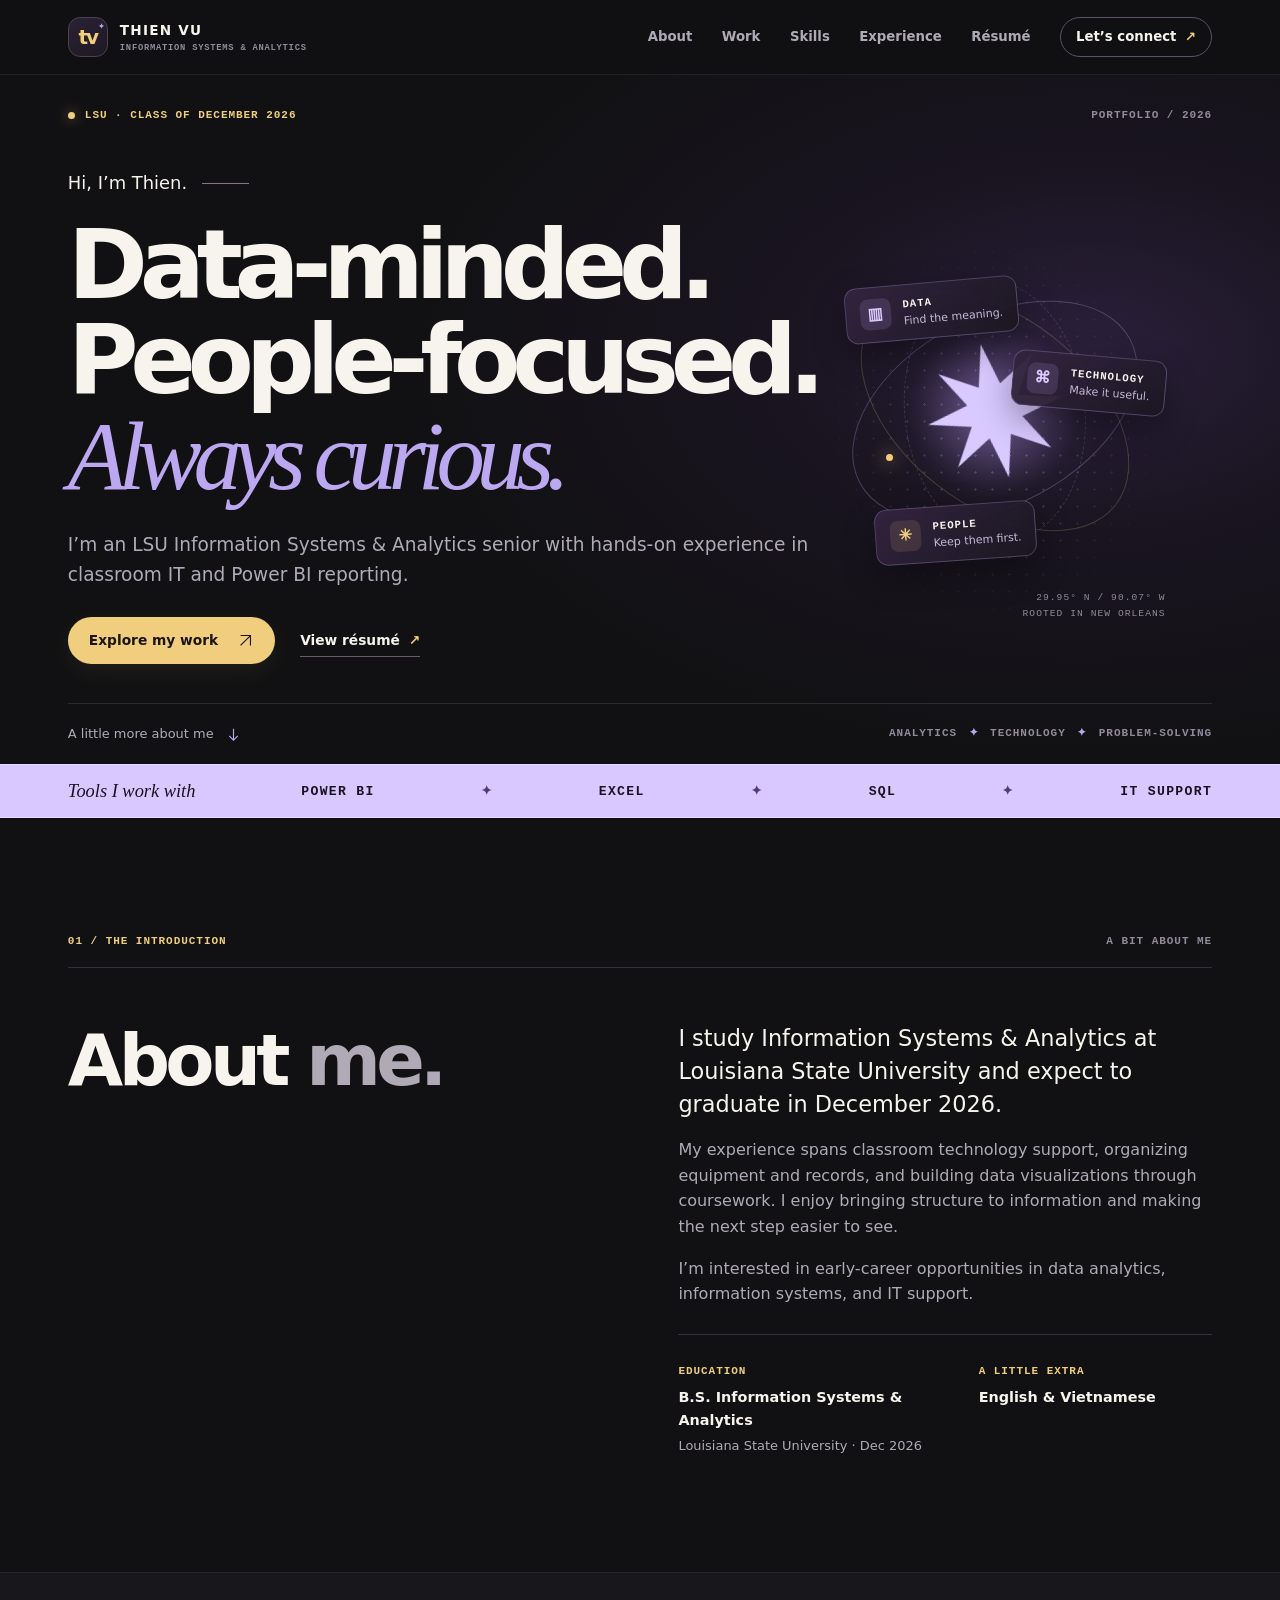
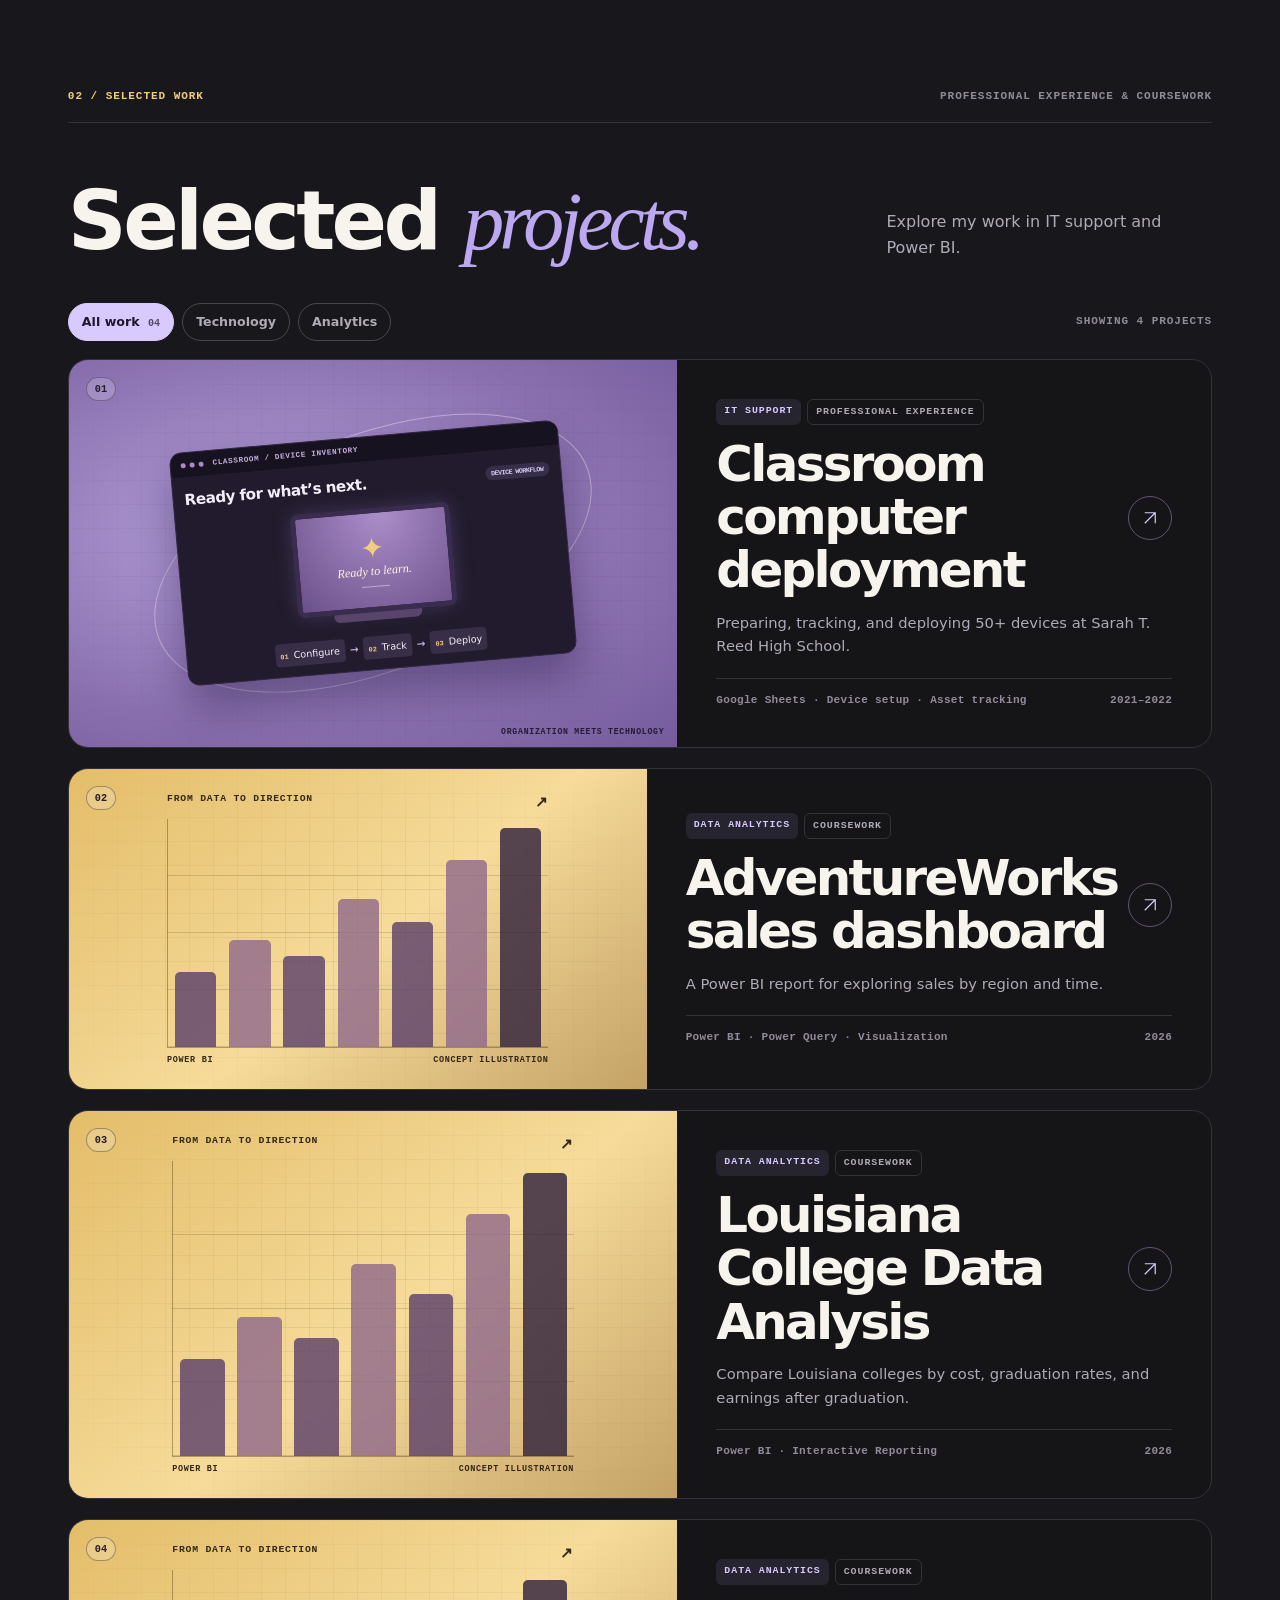
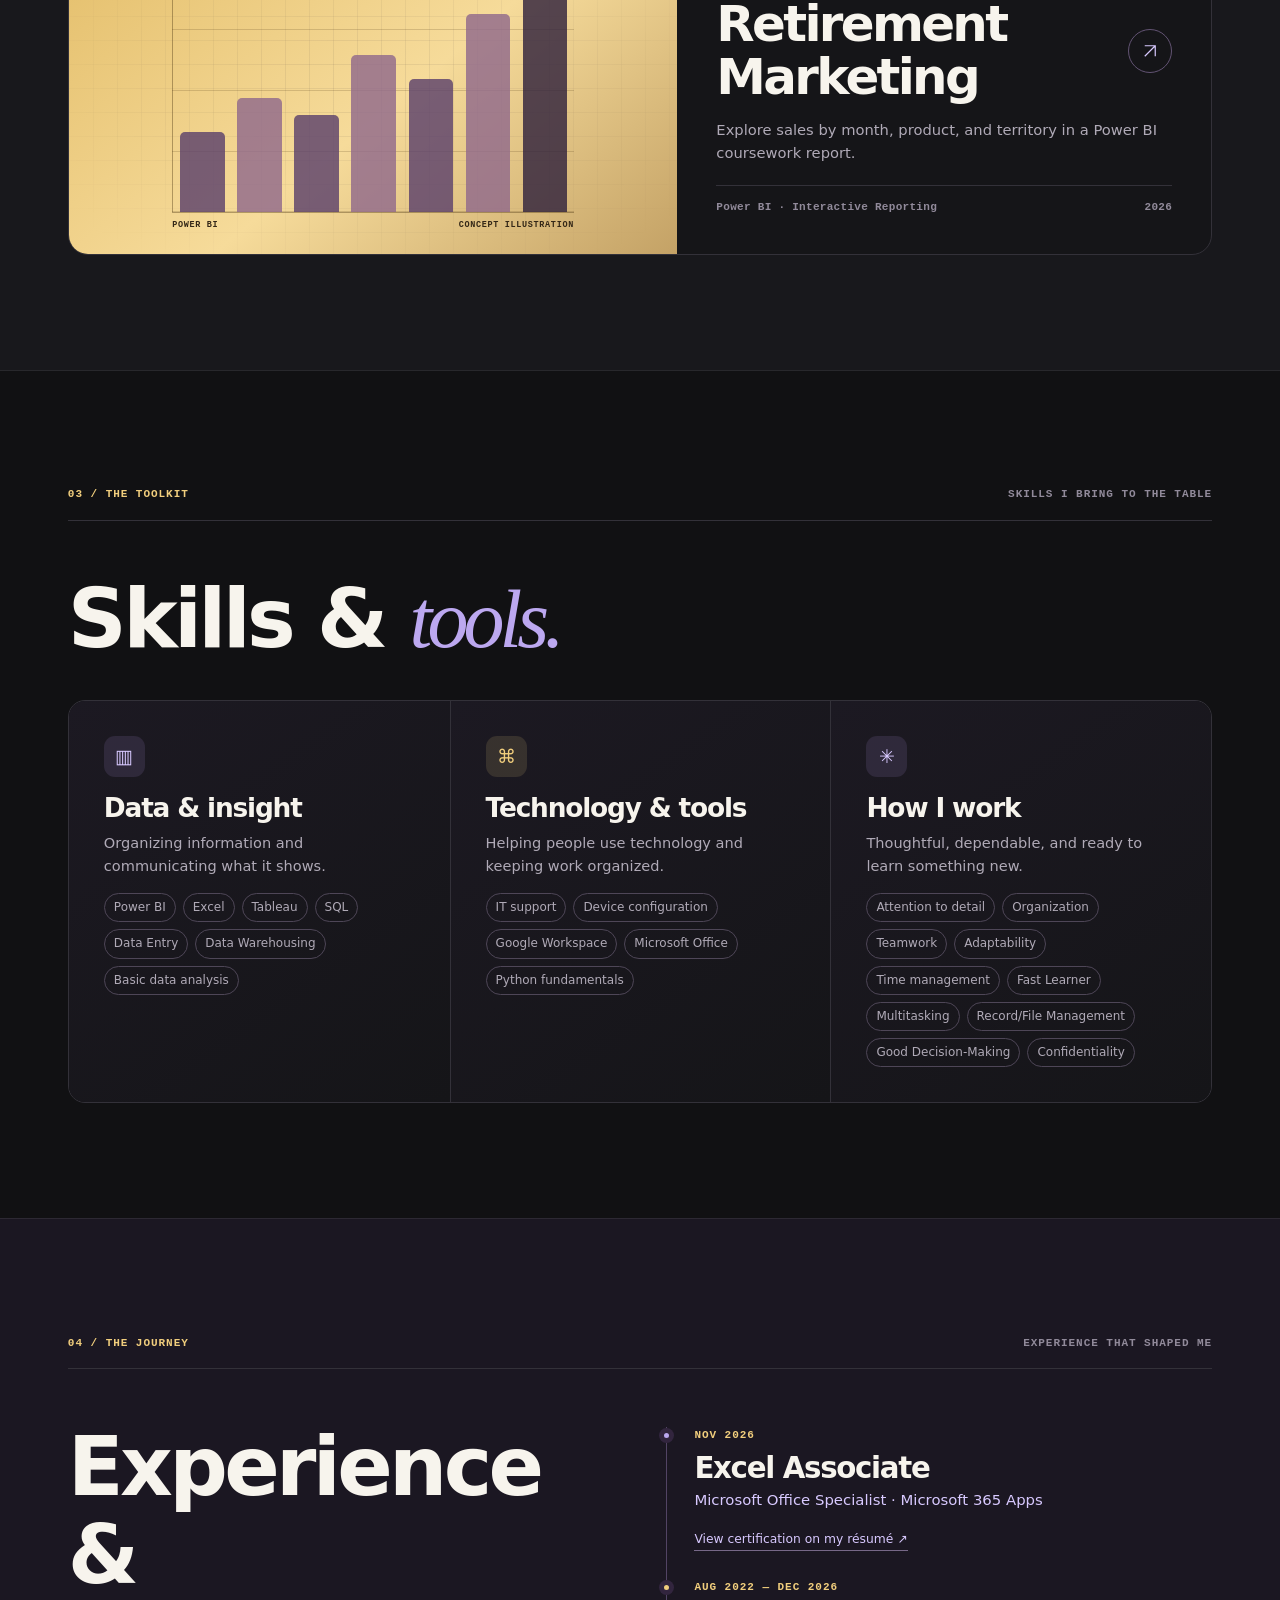
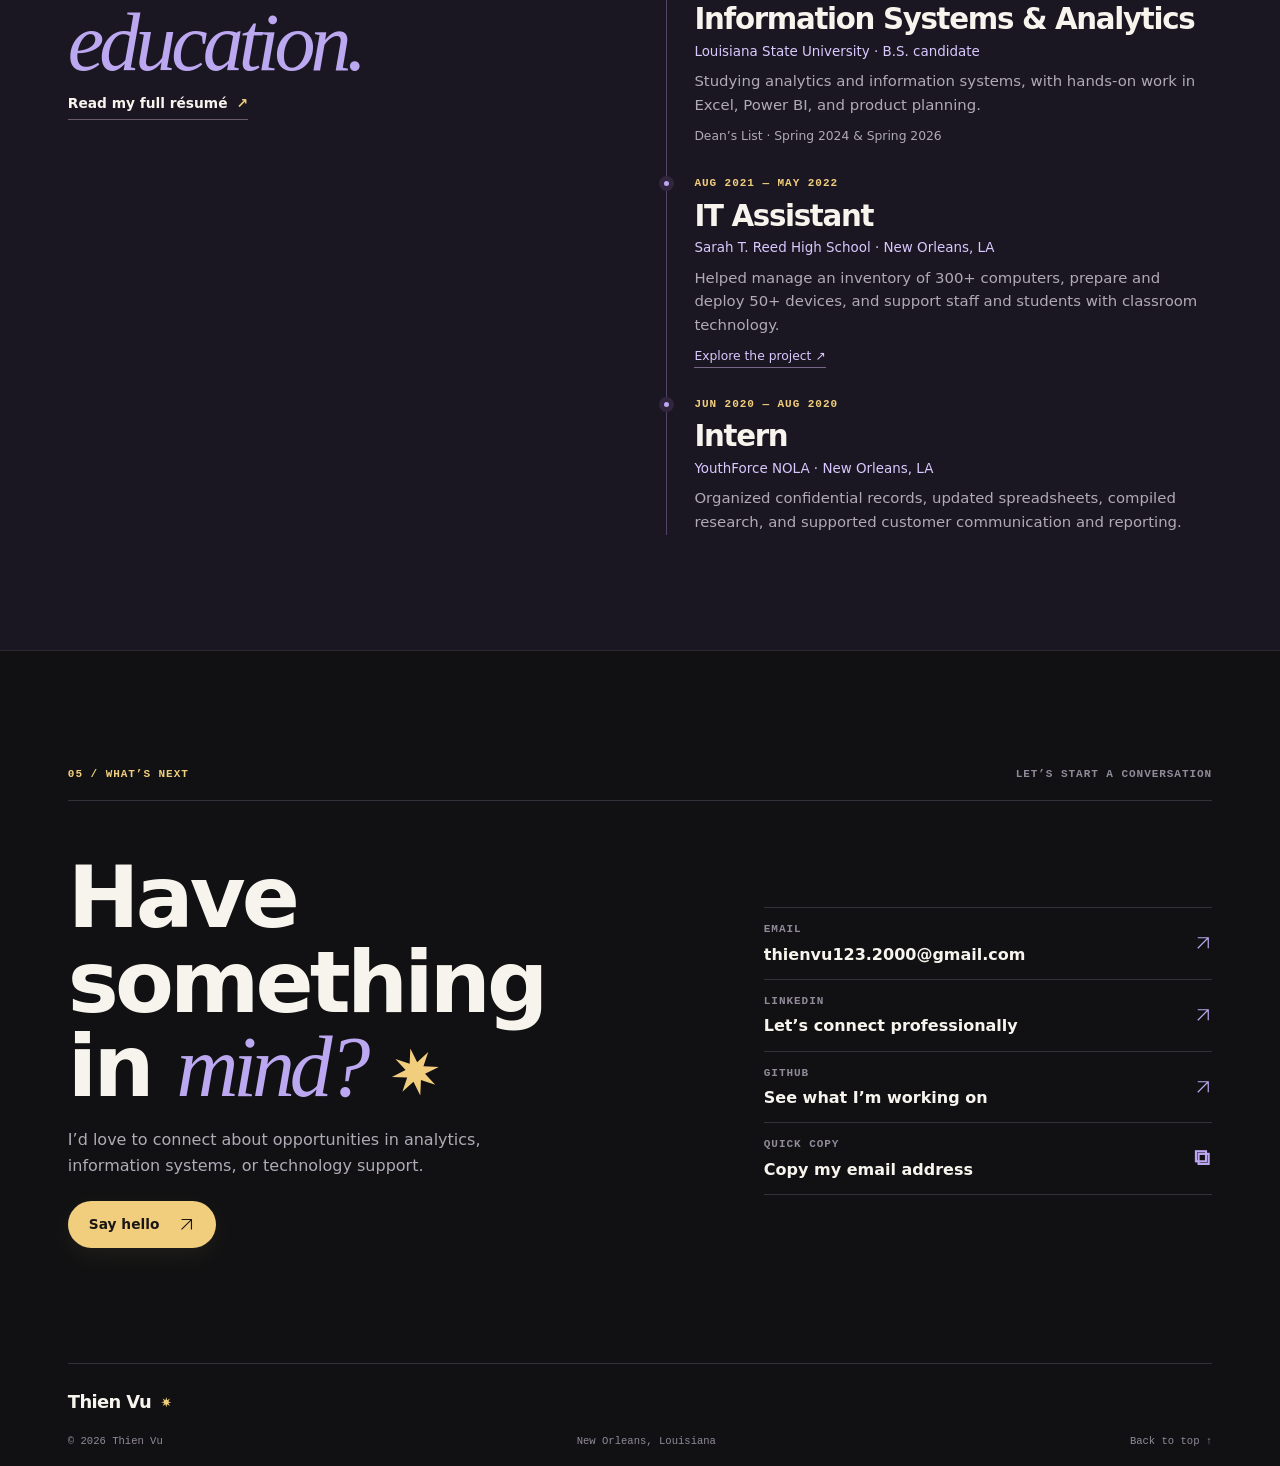
<file: index.html>
<!doctype html>
<html lang="en">
  <head>
    <meta charset="utf-8">
    <meta name="viewport" content="width=device-width,initial-scale=1">
    <meta name="theme-color" content="#111113">
    <meta name="description" content="Thien Vu is an LSU Information Systems & Analytics student connecting data, technology, and people. Explore selected projects, experience, and résumé.">
    <title>Thien Vu — Information Systems & Analytics</title>
    <link rel="icon" href="assets/favicon.svg" type="image/svg+xml">
    <link rel="stylesheet" href="styles.css">
  </head>
  <body>
    <a class="skip" href="#main">Skip to content</a>
    <header class="site-header">
      <div class="wrap nav-wrap">
        <a class="brand" href="index.html" aria-label="Thien Vu home"><span class="brand-mark">tv<span>✦</span></span><span>THIEN VU<span class="brand-sub">INFORMATION SYSTEMS & ANALYTICS</span></span></a>
        <nav aria-label="Main navigation" id="navigation">
          <a href="#about">About</a><a href="#work">Work</a><a href="#skills">Skills</a><a href="#experience">Experience</a><a href="resume.html" >Résumé</a><a class="nav-contact" href="#contact">Let’s connect <span>↗</span></a>
        </nav>
        <button class="menu-button" aria-expanded="false" aria-controls="navigation" aria-label="Open navigation"><span></span><span></span>
        </button>
      </div>
    </header>
    <div class="scroll-progress" aria-hidden="true"></div>
    <main id="main">
      <section class="hero wrap" aria-labelledby="hero-title">
        <div class="hero-top">
          <span class="eyebrow"><i class="status-dot"></i> LSU · CLASS OF DECEMBER 2026</span><span class="hero-edition">PORTFOLIO / 2026</span>
        </div>
        <div class="hero-grid">
          <div class="hero-copy">
            <p class="hello">Hi, I’m Thien. <span class="hello-line"></span>
            </p>
            <h1 id="hero-title">Data-minded.<br>People-focused.<br><em>Always curious.</em>
            </h1>
            <p class="hero-description">I’m an LSU Information Systems &amp; Analytics senior with hands-on experience in classroom IT and Power BI reporting.</p>
            <div class="hero-actions">
              <a href="#work" class="button button-gold">Explore my work <svg viewBox="0 0 24 24" fill="none" stroke="currentColor" stroke-width="1.6" aria-hidden="true"><path d="M5 19 19 5M5 5h14v14"/></svg></a><a href="resume.html" class="text-link">View résumé <span>↗</span></a>
            </div>
          </div>
          <div class="hero-art" aria-hidden="true">
            <div class="orbital-ring ring-one"></div>
            <div class="orbital-ring ring-two"></div>
            <div class="orbital-ring ring-three"></div>
            <div class="orbit-point"></div>
            <div class="hero-art-center">
              <svg class="star" viewBox="0 0 100 100" aria-hidden="true"><path d="M50 0 58 31 85 15 69 42 100 50 69 58 85 85 58 69 50 100 42 69 15 85 31 58 0 50 31 42 15 15 42 31Z" fill="currentColor"/></svg>
            </div>
            <div class="floating-label label-data">
              <span class="label-symbol">▥</span>
              <div>DATA<span>Find the meaning.</span>
              </div>
            </div>
            <div class="floating-label label-tech">
              <span class="label-symbol">⌘</span>
              <div>TECHNOLOGY<span>Make it useful.</span>
              </div>
            </div>
            <div class="floating-label label-people">
              <span class="label-symbol">✳</span>
              <div>PEOPLE<span>Keep them first.</span>
              </div>
            </div>
            <div class="art-coordinate">29.95° N / 90.07° W<br>ROOTED IN NEW ORLEANS</div>
          </div>
        </div>
        <div class="hero-bottom">
          <a href="#about">A little more about me <svg viewBox="0 0 24 24" fill="none" stroke="currentColor" stroke-width="1.6" aria-hidden="true"><path d="M12 4v16m-6-6 6 6 6-6"/></svg></a><span>ANALYTICS <i>✦</i> TECHNOLOGY <i>✦</i> PROBLEM-SOLVING</span>
        </div>
      </section>
      <div class="capability-strip" aria-label="Areas of focus">
        <div class="wrap">
          <span>Tools I work with</span><span>POWER BI</span><i>✦</i><span>EXCEL</span><i>✦</i><span>SQL</span><i>✦</i><span>IT SUPPORT</span>
        </div>
      </div>
      <section id="about" class="about section wrap">
        <div class="section-label">
          <span>01 / THE INTRODUCTION</span><span>A BIT ABOUT ME</span>
        </div>
        <div id="profile" class="about-grid">
          <h2>About <span class="muted">me.</span>
          </h2>
          <div class="about-copy">
            <p class="large-copy">I study Information Systems &amp; Analytics at Louisiana State University and expect to graduate in December 2026.</p>
            <p>My experience spans classroom technology support, organizing equipment and records, and building data visualizations through coursework. I enjoy bringing structure to information and making the next step easier to see.</p>
            <p>I’m interested in early-career opportunities in data analytics, information systems, and IT support.</p>
            <div class="about-facts">
              <div>
                <span>EDUCATION</span><strong>B.S. Information Systems & Analytics</strong>
                <p>Louisiana State University · Dec 2026</p>
              </div>
              <div>
                <span>A LITTLE EXTRA</span><strong>English & Vietnamese</strong>
              </div>
            </div>
          </div>
        </div>
      </section>
      <section id="work" class="work section">
        <div class="wrap">
          <div class="section-label">
            <span>02 / SELECTED WORK</span><span>PROFESSIONAL EXPERIENCE &amp; COURSEWORK</span>
          </div>
          <div class="section-heading">
            <h2>Selected <em>projects.</em>
            </h2>
            <p>Explore my work in IT support and Power BI.</p>
          </div>
          <div class="work-toolbar">
            <div class="filters" role="group" aria-label="Filter projects">
              <button class="active" data-filter="all" aria-pressed="true">All work <span>04</span>
              </button>
              <button data-filter="technology" aria-pressed="false">Technology</button>
              <button data-filter="analytics" aria-pressed="false">Analytics</button>
            </div>
            <span class="work-count" aria-live="polite">SHOWING 4 PROJECTS</span>
          </div>
          <div class="projects-grid">
            <article class="project-card featured" data-category="technology">
              <a class="project-art art-device" href="project.html#classroom" tabindex="-1" aria-hidden="true">
              <div class="device-art" aria-hidden="true">
                <div class="art-orbit"></div>
                <div class="asset-window">
                  <div class="window-chrome">
                    <i></i><i></i><i></i><span>CLASSROOM / DEVICE INVENTORY</span>
                  </div>
                  <div class="inventory-heading">
                    <span>Ready for what’s next.</span><span class="tiny-pill">DEVICE WORKFLOW</span>
                  </div>
                  <div class="computer">
                    <div class="computer-screen">
                      <span class="screen-star">✦</span><span>Ready to learn.</span><span class="screen-line"></span>
                    </div>
                    <div class="computer-base"></div>
                  </div>
                  <div class="workflow">
                    <span><i>01</i> Configure</span><b>→</b><span><i>02</i> Track</span><b>→</b><span><i>03</i> Deploy</span>
                  </div>
                </div>
                <span class="art-label">ORGANIZATION MEETS TECHNOLOGY</span>
              </div>
              <span class="project-number">01</span></a>
              <div class="project-body">
                <div class="project-tags">
                  <span>IT SUPPORT</span><span>PROFESSIONAL EXPERIENCE</span>
                </div>
                <div class="project-title-row">
                  <h3><a href="project.html#classroom">Classroom computer<br> deployment</a>
                  </h3>
                  <a class="circle-link" href="project.html#classroom" aria-label="Read classroom technology case study"><svg viewBox="0 0 24 24" fill="none" stroke="currentColor" stroke-width="1.6" aria-hidden="true"><path d="M5 19 19 5M5 5h14v14"/></svg></a>
                </div>
                <p>Preparing, tracking, and deploying 50+ devices at Sarah T. Reed High School.</p>
                <div class="project-meta">
                  <span>Google Sheets · Device setup · Asset tracking</span><span>2021–2022</span>
                </div>
              </div>
            </article>
            <article class="project-card featured" data-category="analytics">
              <a class="project-art art-analytics" href="project.html#analytics" tabindex="-1" aria-hidden="true">
              <div class="analytics-art" aria-hidden="true">
                <div class="chart-label">FROM DATA TO DIRECTION <span>↗</span>
                </div>
                <div class="chart-grid">
                  <div class="bars">
                    <i style="--h:33%"></i><i style="--h:47%"></i><i style="--h:40%"></i><i style="--h:65%"></i><i style="--h:55%"></i><i style="--h:82%"></i><i style="--h:96%"></i>
                  </div>
                </div>
                <div class="chart-note">POWER BI <span>CONCEPT ILLUSTRATION</span>
                </div>
              </div>
              <span class="project-number">02</span></a>
              <div class="project-body">
                <div class="project-tags">
                  <span>DATA ANALYTICS</span><span>COURSEWORK</span>
                </div>
                <div class="project-title-row">
                  <h3><a href="project.html#analytics">AdventureWorks<br> sales dashboard</a>
                  </h3>
                  <a class="circle-link" href="project.html#analytics" aria-label="Read Power BI coursework overview"><svg viewBox="0 0 24 24" fill="none" stroke="currentColor" stroke-width="1.6" aria-hidden="true"><path d="M5 19 19 5M5 5h14v14"/></svg></a>
                </div>
                <p>A Power BI report for exploring sales by region and time.</p>
                <div class="project-meta">
                  <span>Power BI · Power Query · Visualization</span><span>2026</span>
                </div>
              </div>
            </article>
            <article class="project-card featured" data-category="analytics">
              <a class="project-art art-analytics" href="project.html#louisiana-college-data" tabindex="-1" aria-hidden="true">
              <div class="analytics-art" aria-hidden="true">
                <div class="chart-label">FROM DATA TO DIRECTION <span>↗</span>
                </div>
                <div class="chart-grid">
                  <div class="bars">
                    <i style="--h:33%"></i><i style="--h:47%"></i><i style="--h:40%"></i><i style="--h:65%"></i><i style="--h:55%"></i><i style="--h:82%"></i><i style="--h:96%"></i>
                  </div>
                </div>
                <div class="chart-note">POWER BI <span>CONCEPT ILLUSTRATION</span>
                </div>
              </div>
              <span class="project-number">03</span></a>
              <div class="project-body">
                <div class="project-tags">
                  <span>DATA ANALYTICS</span><span>COURSEWORK</span>
                </div>
                <div class="project-title-row">
                  <h3><a href="project.html#louisiana-college-data">Louisiana College Data Analysis</a>
                  </h3>
                  <a class="circle-link" href="project.html#louisiana-college-data" aria-label="Read Louisiana College Data Analysis case study"><svg viewBox="0 0 24 24" fill="none" stroke="currentColor" stroke-width="1.6" aria-hidden="true"><path d="M5 19 19 5M5 5h14v14"/></svg></a>
                </div>
                <p>Compare Louisiana colleges by cost, graduation rates, and earnings after graduation.</p>
                <div class="project-meta">
                  <span>Power BI · Interactive Reporting</span><span>2026</span>
                </div>
              </div>
            </article>
            <article class="project-card featured" data-category="analytics">
              <a class="project-art art-analytics" href="project.html#retirement-marketing" tabindex="-1" aria-hidden="true">
              <div class="analytics-art" aria-hidden="true">
                <div class="chart-label">FROM DATA TO DIRECTION <span>↗</span>
                </div>
                <div class="chart-grid">
                  <div class="bars">
                    <i style="--h:33%"></i><i style="--h:47%"></i><i style="--h:40%"></i><i style="--h:65%"></i><i style="--h:55%"></i><i style="--h:82%"></i><i style="--h:96%"></i>
                  </div>
                </div>
                <div class="chart-note">POWER BI <span>CONCEPT ILLUSTRATION</span>
                </div>
              </div>
              <span class="project-number">04</span></a>
              <div class="project-body">
                <div class="project-tags">
                  <span>DATA ANALYTICS</span><span>COURSEWORK</span>
                </div>
                <div class="project-title-row">
                  <h3><a href="project.html#retirement-marketing">Retirement Marketing</a>
                  </h3>
                  <a class="circle-link" href="project.html#retirement-marketing" aria-label="Read Retirement Marketing case study"><svg viewBox="0 0 24 24" fill="none" stroke="currentColor" stroke-width="1.6" aria-hidden="true"><path d="M5 19 19 5M5 5h14v14"/></svg></a>
                </div>
                <p>Explore sales by month, product, and territory in a Power BI coursework report.</p>
                <div class="project-meta">
                  <span>Power BI · Interactive Reporting</span><span>2026</span>
                </div>
              </div>
            </article>
          </div>
        </div>
      </section>
      <section id="skills" class="skills section wrap">
        <div class="section-label">
          <span>03 / THE TOOLKIT</span><span>SKILLS I BRING TO THE TABLE</span>
        </div>
        <div class="section-heading">
          <h2>Skills &amp; <em>tools.</em>
          </h2>
        </div>
        <div class="skills-grid">
          <div class="skill-column">
            <span class="skill-icon">▥</span>
            <h3>Data & insight</h3>
            <p>Organizing information and communicating what it shows.</p>
            <div class="skill-tags">
              <span>Power BI</span><span>Excel</span><span>Tableau</span><span>SQL</span><span>Data Entry</span><span>Data Warehousing</span><span>Basic data analysis</span>
            </div>
          </div>
          <div class="skill-column">
            <span class="skill-icon">⌘</span>
            <h3>Technology & tools</h3>
            <p>Helping people use technology and keeping work organized.</p>
            <div class="skill-tags">
              <span>IT support</span><span>Device configuration</span><span>Google Workspace</span><span>Microsoft Office</span><span>Python fundamentals</span>
            </div>
          </div>
          <div class="skill-column">
            <span class="skill-icon">✳</span>
            <h3>How I work</h3>
            <p>Thoughtful, dependable, and ready to learn something new.</p>
            <div class="skill-tags">
              <span>Attention to detail</span><span>Organization</span><span>Teamwork</span><span>Adaptability</span><span>Time management</span><span>Fast Learner</span><span>Multitasking</span><span>Record/File Management</span><span>Good Decision-Making</span><span>Confidentiality</span>
            </div>
          </div>
        </div>
      </section>
      <section id="experience" class="experience section">
        <div class="wrap">
          <div class="section-label">
            <span>04 / THE JOURNEY</span><span>EXPERIENCE THAT SHAPED ME</span>
          </div>
          <div class="experience-grid">
            <div>
              <h2>Experience &amp;<br><em>education.</em>
              </h2>
              <a class="text-link" href="resume.html">Read my full résumé <span>↗</span></a>
            </div>
            <div class="timeline">
              <article>
                <div class="timeline-date"><time datetime="2026-11-07">NOV 2026</time></div>
                <h3>Excel Associate</h3>
                <p class="timeline-org">Microsoft Office Specialist · Microsoft 365 Apps</p>
                <a href="resume.html#certifications" class="timeline-detail link-detail">View certification on my résumé ↗</a>
              </article>
              <article>
                <div class="timeline-date">AUG 2022 — DEC 2026</div>
                <h3>Information Systems & Analytics</h3>
                <p class="timeline-org">Louisiana State University · B.S. candidate</p>
                <p>Studying analytics and information systems, with hands-on work in Excel, Power BI, and product planning.</p>
                <span class="timeline-detail">Dean’s List · Spring 2024 & Spring 2026</span>
              </article>
              <article>
                <div class="timeline-date">AUG 2021 — MAY 2022</div>
                <h3>IT Assistant</h3>
                <p class="timeline-org">Sarah T. Reed High School · New Orleans, LA</p>
                <p>Helped manage an inventory of 300+ computers, prepare and deploy 50+ devices, and support staff and students with classroom technology.</p>
                <a href="project.html#classroom" class="timeline-detail link-detail">Explore the project ↗</a>
              </article>
              <article>
                <div class="timeline-date">JUN 2020 — AUG 2020</div>
                <h3>Intern</h3>
                <p class="timeline-org">YouthForce NOLA · New Orleans, LA</p>
                <p>Organized confidential records, updated spreadsheets, compiled research, and supported customer communication and reporting.</p>
              </article>
            </div>
          </div>
        </div>
      </section>
      <section id="contact" class="contact section wrap">
        <div class="section-label">
          <span>05 / WHAT’S NEXT</span><span>LET’S START A CONVERSATION</span>
        </div>
        <div class="contact-grid">
          <div>
            <h2>Have something<br>in <em>mind?</em> <span class="contact-star"><svg class="star" viewBox="0 0 100 100" aria-hidden="true"><path d="M50 0 58 31 85 15 69 42 100 50 69 58 85 85 58 69 50 100 42 69 15 85 31 58 0 50 31 42 15 15 42 31Z" fill="currentColor"/></svg></span>
            </h2>
            <p>I’d love to connect about opportunities in analytics,<br class="desktop-break"> information systems, or technology support.</p>
            <a class="button button-gold" href="mailto:thienvu123.2000@gmail.com">Say hello <svg viewBox="0 0 24 24" fill="none" stroke="currentColor" stroke-width="1.6" aria-hidden="true"><path d="M5 19 19 5M5 5h14v14"/></svg></a>
          </div>
          <div class="contact-links">
            <a href="mailto:thienvu123.2000@gmail.com"><span>EMAIL<strong>thienvu123.2000@gmail.com</strong></span><svg viewBox="0 0 24 24" fill="none" stroke="currentColor" stroke-width="1.6" aria-hidden="true"><path d="M5 19 19 5M5 5h14v14"/></svg></a><a href="https://www.linkedin.com/in/thien-vu-bb2796214" target="_blank" rel="noopener noreferrer"><span>LINKEDIN<strong>Let’s connect professionally</strong></span><svg viewBox="0 0 24 24" fill="none" stroke="currentColor" stroke-width="1.6" aria-hidden="true"><path d="M5 19 19 5M5 5h14v14"/></svg></a><a href="https://github.com/thienvu04" target="_blank" rel="noopener noreferrer"><span>GITHUB<strong>See what I’m working on</strong></span><svg viewBox="0 0 24 24" fill="none" stroke="currentColor" stroke-width="1.6" aria-hidden="true"><path d="M5 19 19 5M5 5h14v14"/></svg></a>
            <button class="copy-email"><span>QUICK COPY<strong>Copy my email address</strong></span><span class="copy-symbol">⧉</span>
            </button>
          </div>
        </div>
      </section>
    </main>
    <footer class="footer wrap">
      <a class="footer-name" href="index.html">Thien Vu <svg class="star" viewBox="0 0 100 100" aria-hidden="true"><path d="M50 0 58 31 85 15 69 42 100 50 69 58 85 85 58 69 50 100 42 69 15 85 31 58 0 50 31 42 15 15 42 31Z" fill="currentColor"/></svg></a>
      <div class="footer-bottom">
        <span>© 2026 Thien Vu</span><span>New Orleans, Louisiana</span><a href="#main">Back to top ↑</a>
      </div>
    </footer>
    <div class="toast" role="status" aria-live="polite"></div>
    <script src="script.js">
    </script>
  </body>
</html>
</file>
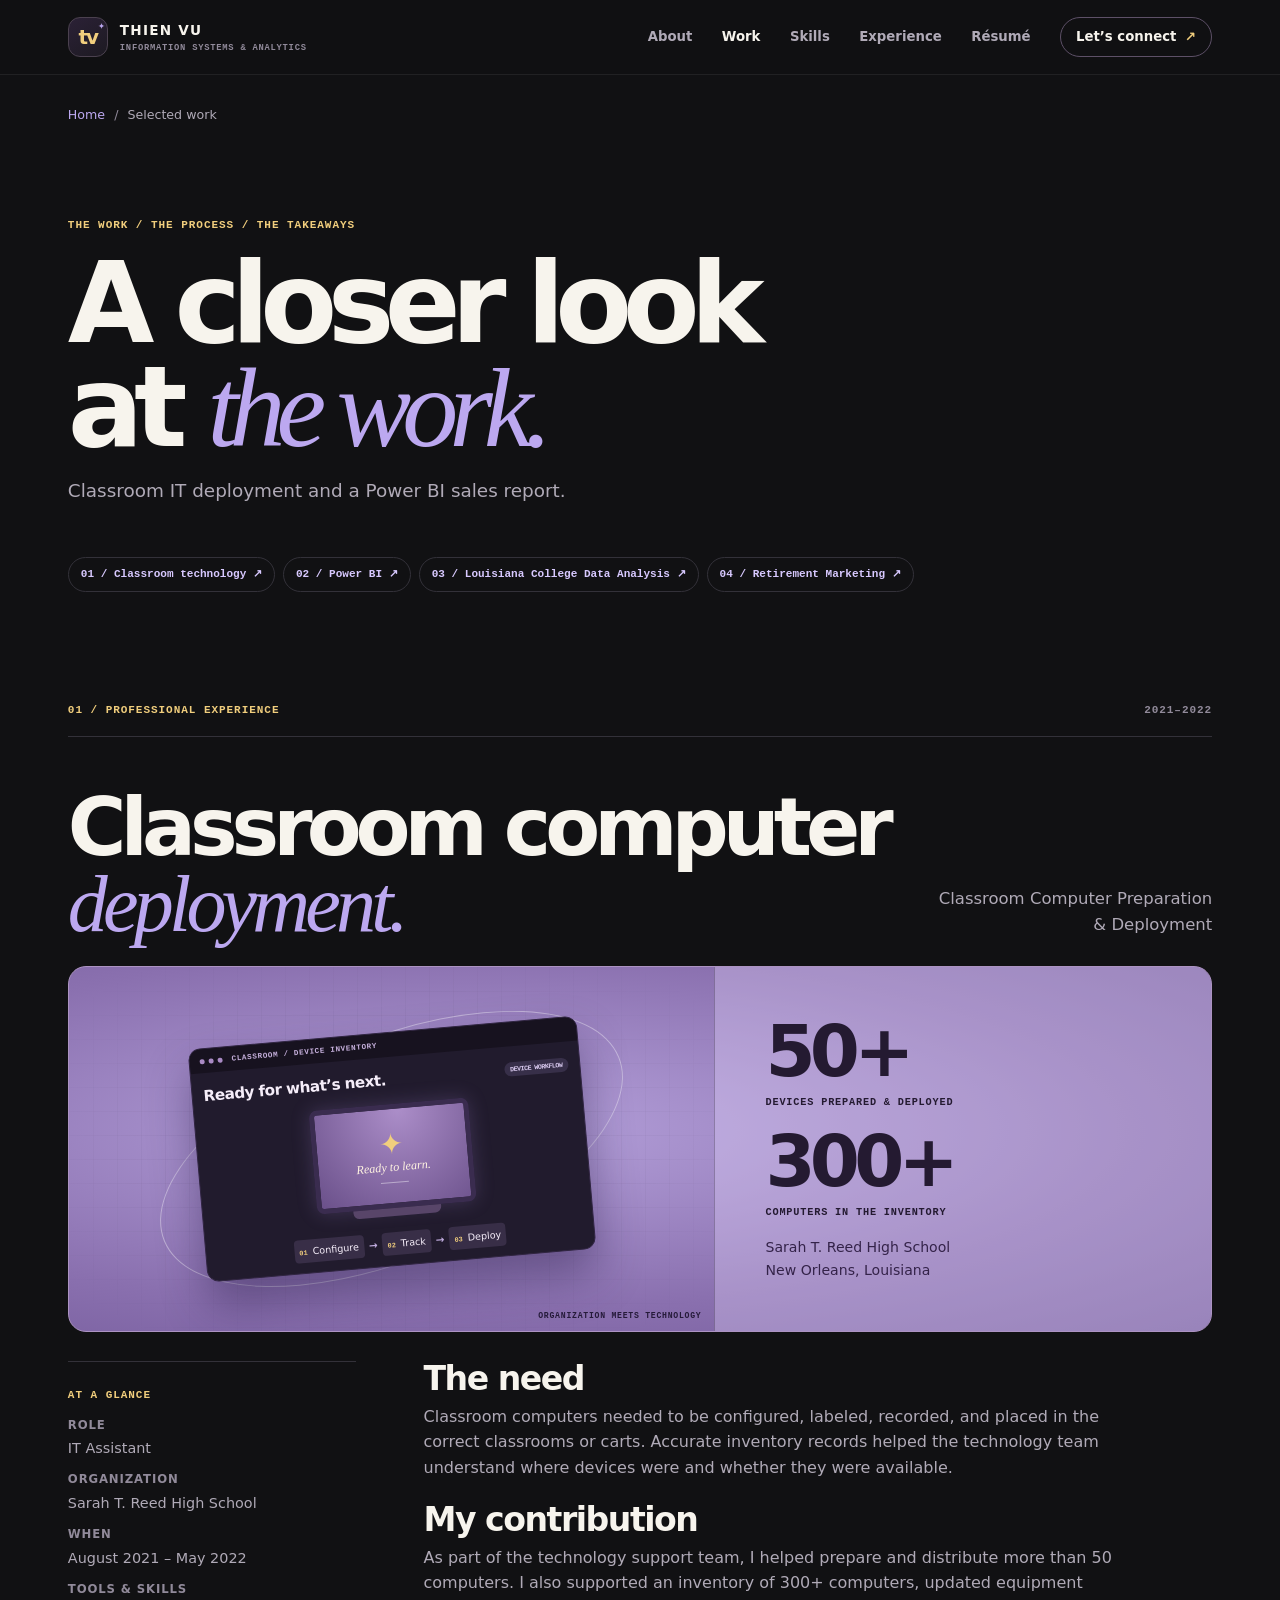
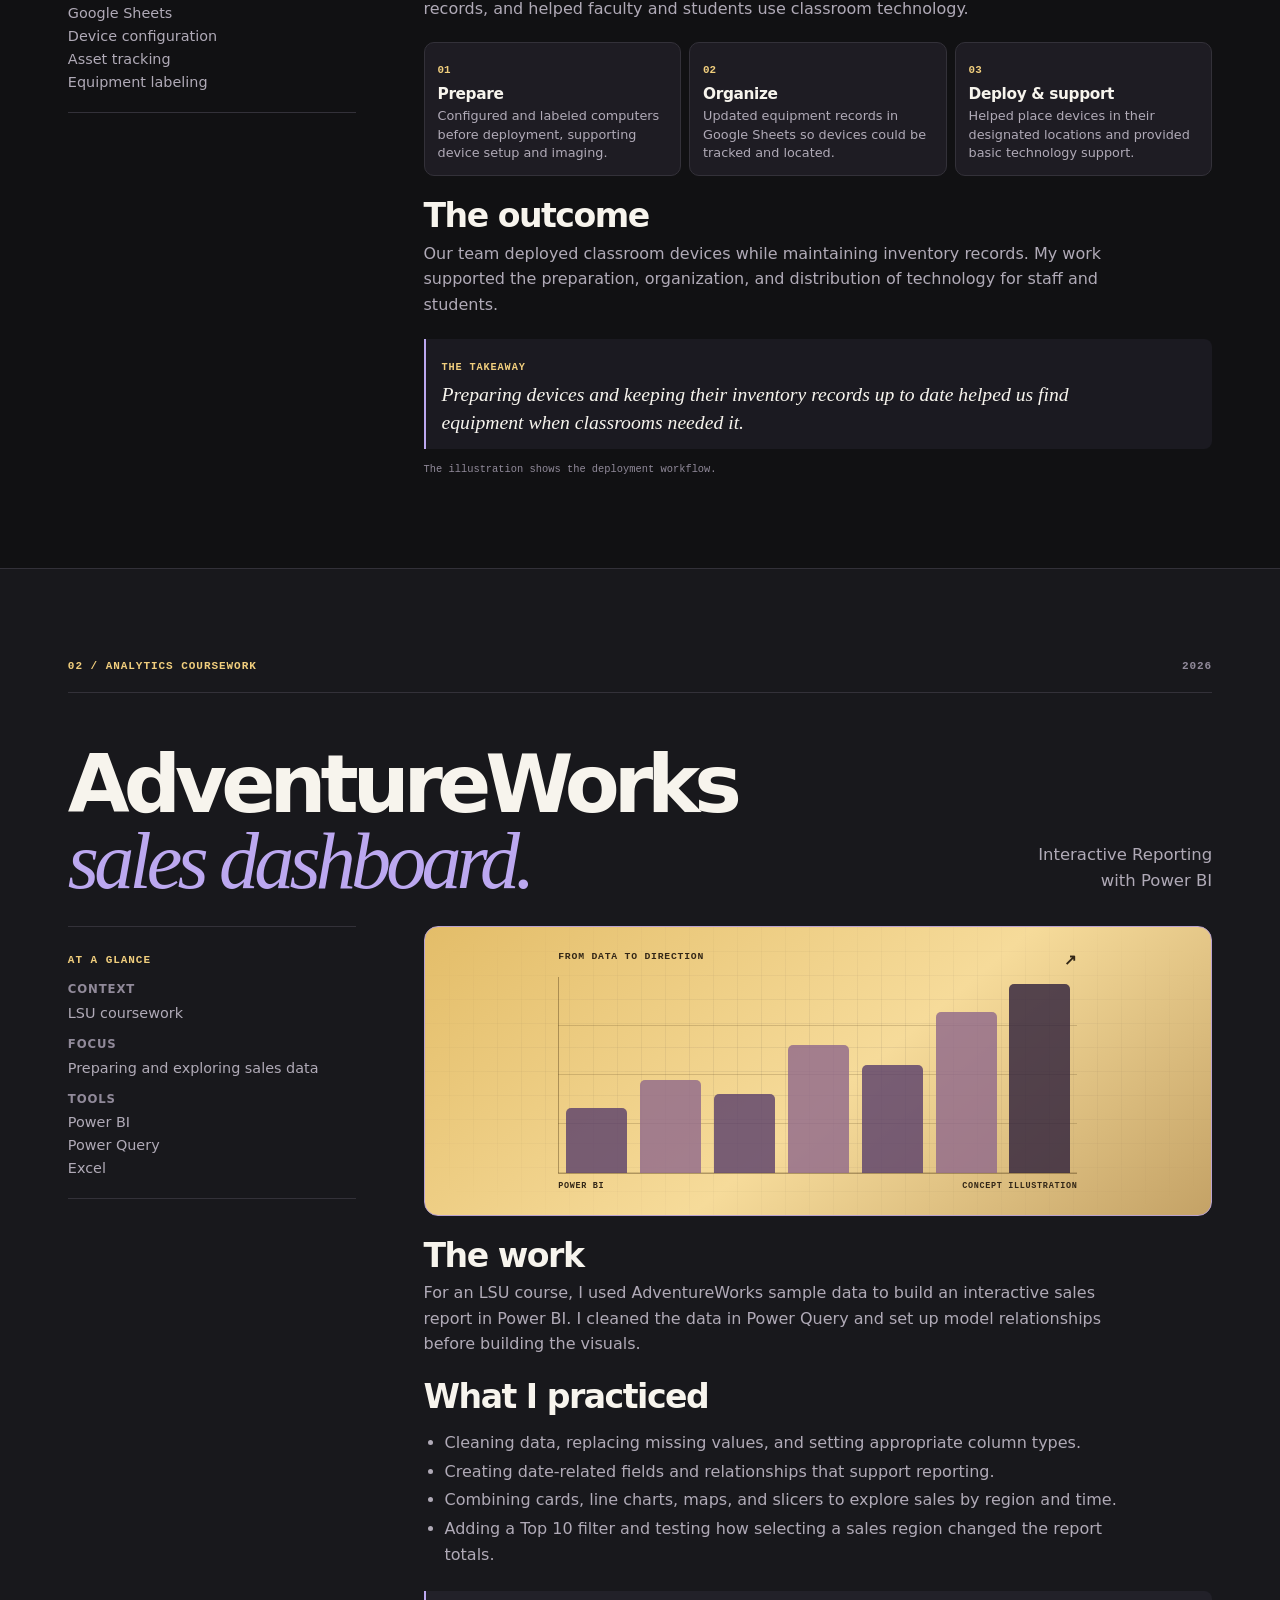
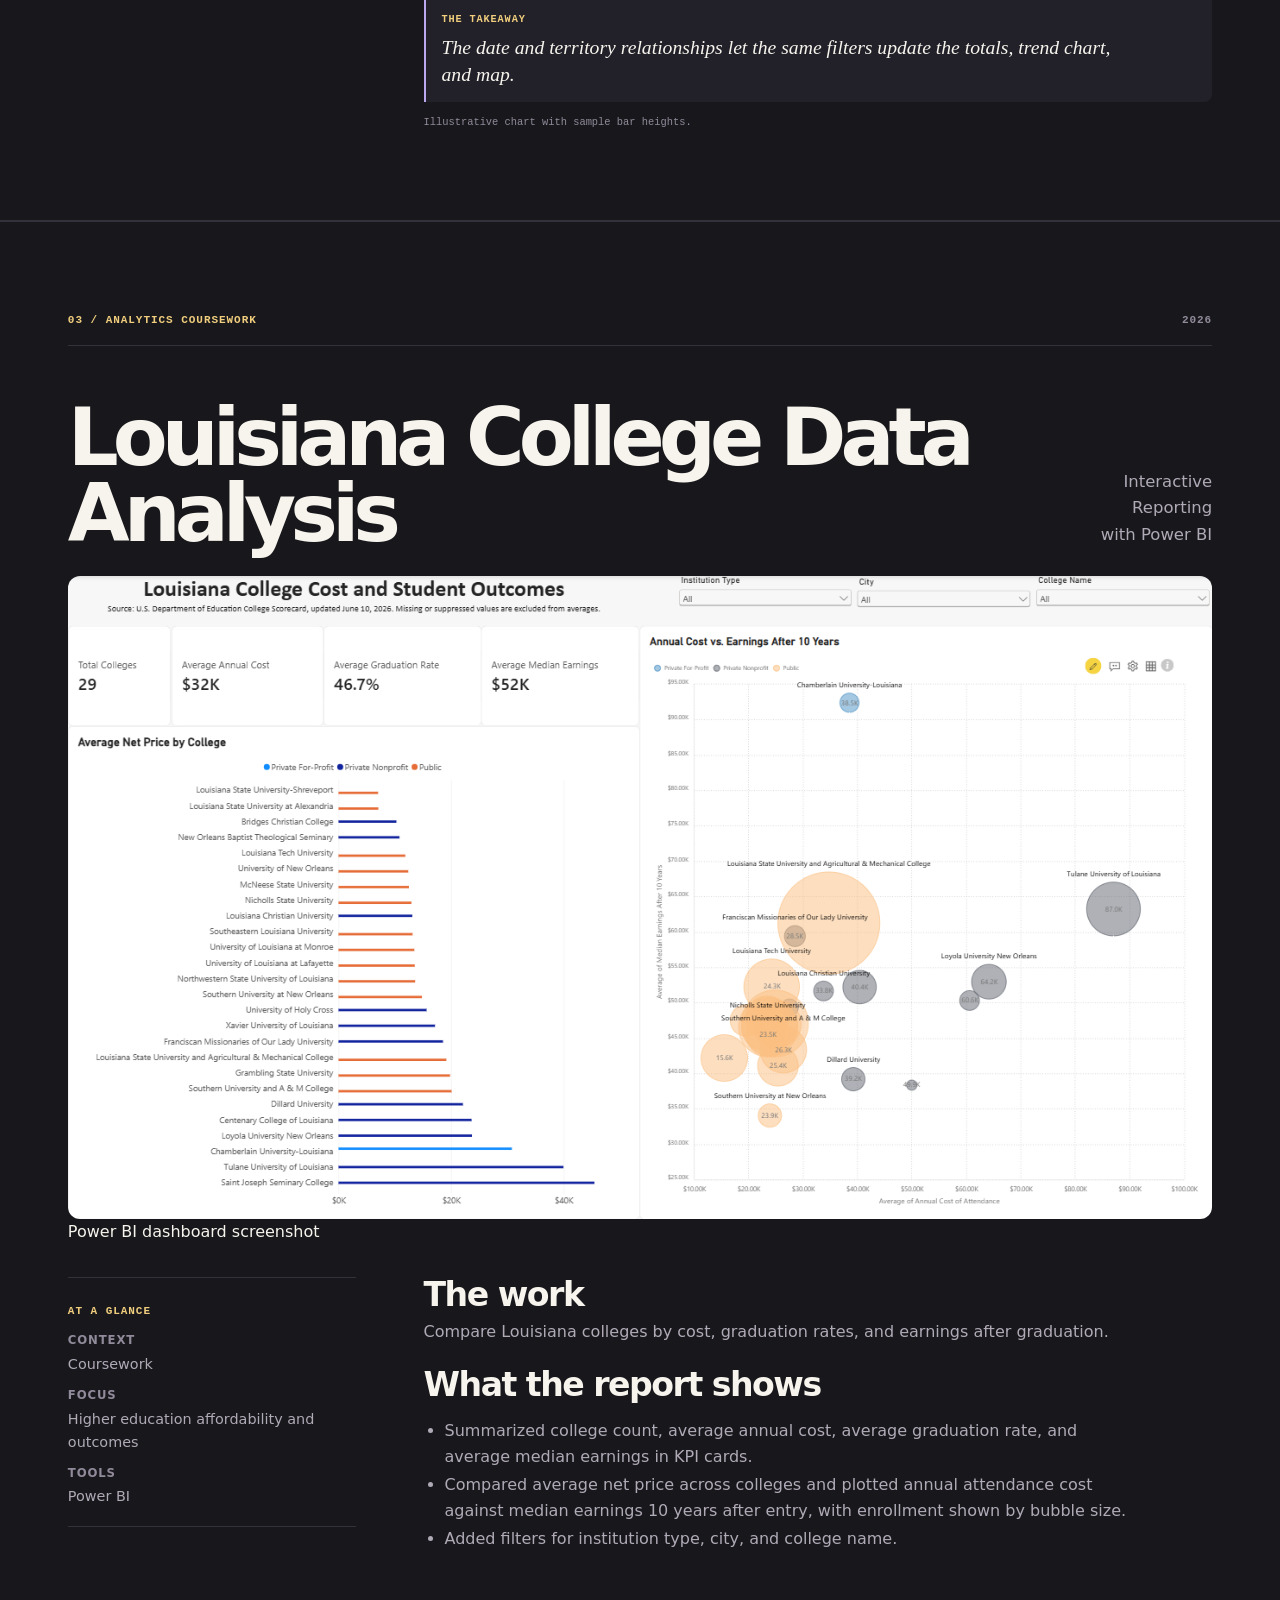
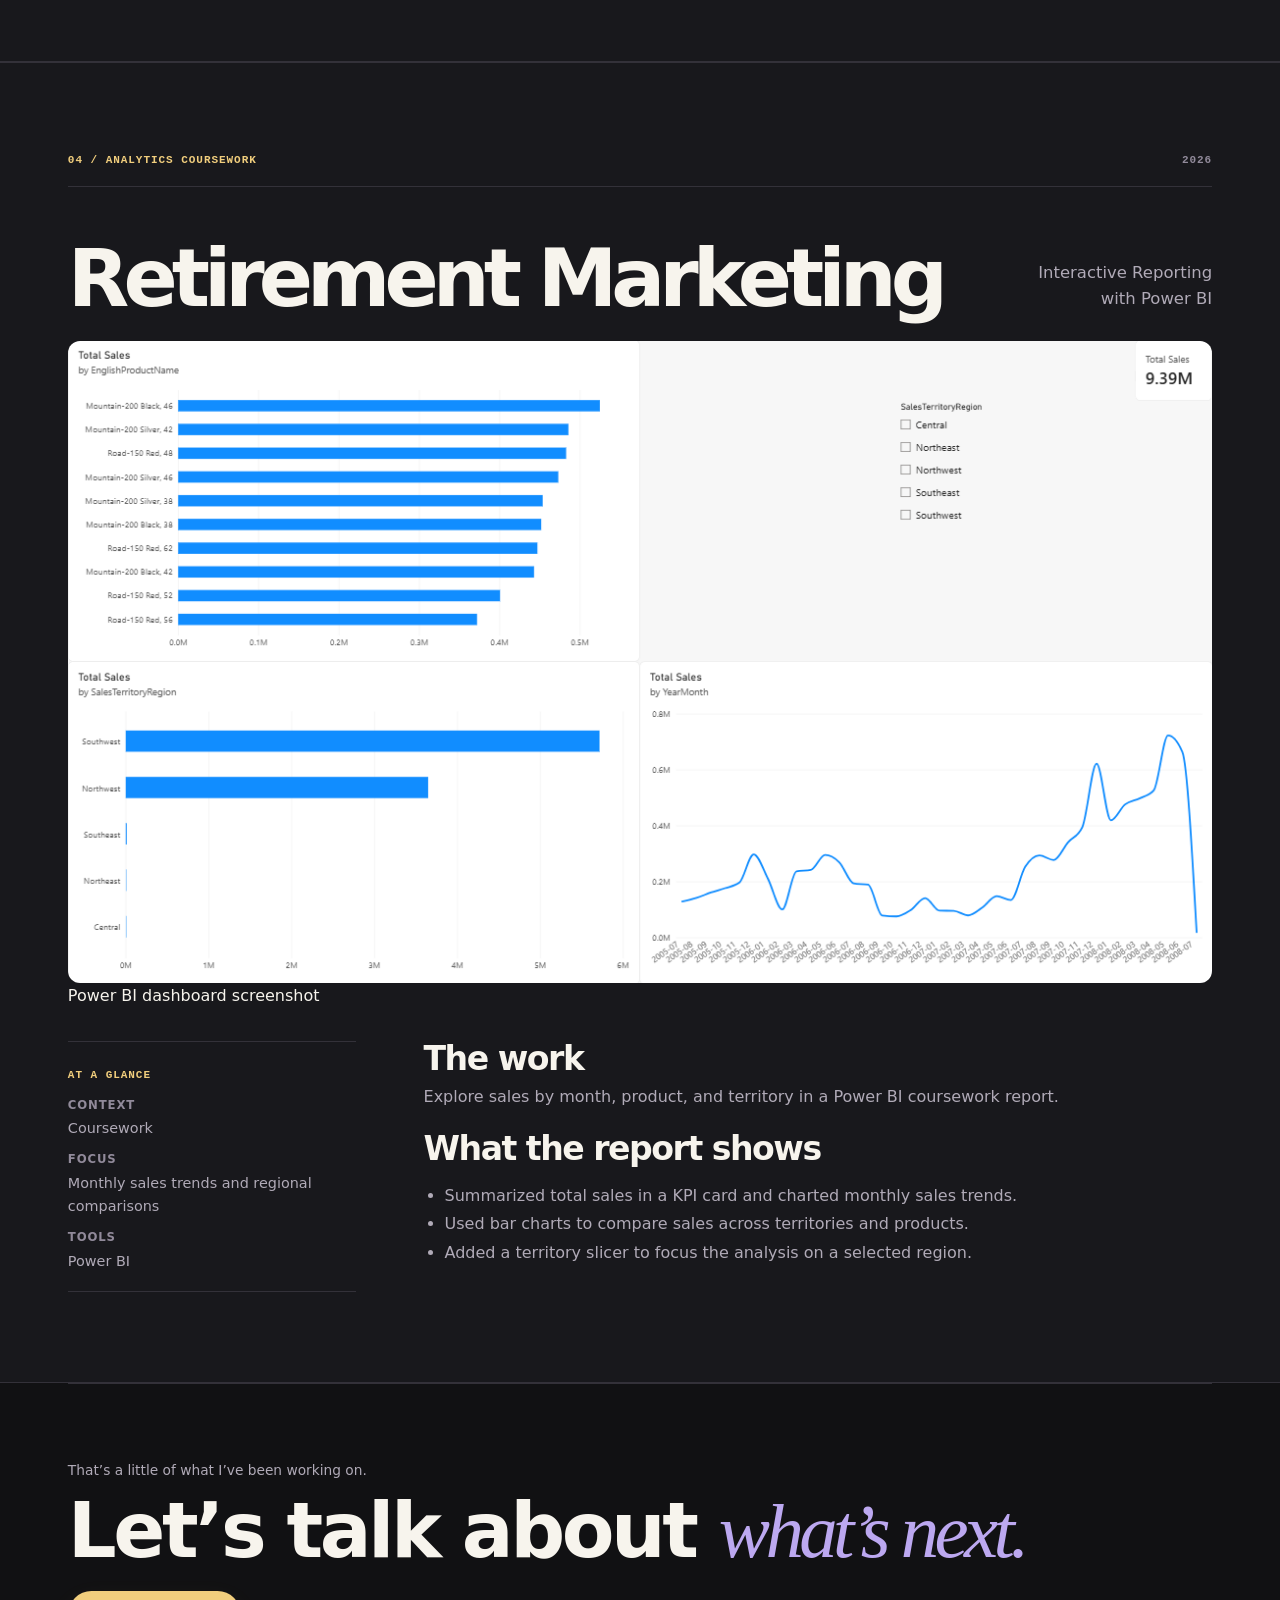
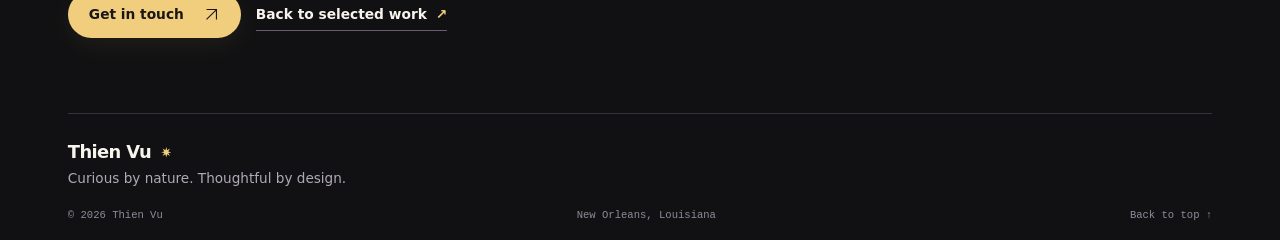
<file: project.html>
<!doctype html>
<html lang="en">
  <head>
    <meta charset="utf-8">
    <meta name="viewport" content="width=device-width,initial-scale=1">
    <meta name="theme-color" content="#111113">
    <meta name="description" content="Explore Thien Vu’s classroom technology deployment experience and Power BI coursework.">
    <title>Selected Work — Thien Vu</title>
    <link rel="icon" href="assets/favicon.svg" type="image/svg+xml">
    <link rel="stylesheet" href="styles.css">
  </head>
  <body><a class="skip" href="#main">Skip to content</a>
    <header class="site-header">
      <div class="wrap nav-wrap"><a class="brand" href="index.html" aria-label="Thien Vu home"><span class="brand-mark">tv<span>✦</span></span><span>THIEN VU<span class="brand-sub">INFORMATION SYSTEMS & ANALYTICS</span></span></a>
        <nav aria-label="Main navigation" id="navigation"><a href="index.html#about">About</a><a href="index.html#work" aria-current="page">Work</a><a href="index.html#skills">Skills</a><a href="index.html#experience">Experience</a><a href="resume.html" >Résumé</a><a class="nav-contact" href="index.html#contact">Let’s connect <span>↗</span></a>
        </nav>
        <button class="menu-button" aria-expanded="false" aria-controls="navigation" aria-label="Open navigation"><span></span><span></span></button>
      </div>
    </header>
    <div class="scroll-progress" aria-hidden="true"></div>
    <main id="main">
      <div class="wrap">
        <div class="page-breadcrumb"><a href="index.html">Home</a><span>/</span>Selected work</div>
        <div class="project-page-heading"><span class="eyebrow">THE WORK / THE PROCESS / THE TAKEAWAYS</span>
          <h1>A closer look<br>at <em>the work.</em></h1>
          <p>Classroom IT deployment and a Power BI sales report.</p>
        </div>
        <nav class="project-jump" aria-label="Jump to project"><a href="#classroom">01 / Classroom technology ↗</a><a href="#analytics">02 / Power BI ↗</a><a href="#louisiana-college-data">03 / Louisiana College Data Analysis ↗</a><a href="#retirement-marketing">04 / Retirement Marketing ↗</a>
        </nav>
      </div>
      <section class="case-study wrap" id="classroom">
        <div class="section-label"><span>01 / PROFESSIONAL EXPERIENCE</span><span>2021–2022</span>
        </div>
        <div class="case-title">
          <h2>Classroom computer<br><em>deployment.</em></h2>
          <p>Classroom Computer Preparation<br>& Deployment</p>
        </div>
        <div class="case-visual art-device">
          <div class="device-art" aria-hidden="true">
            <div class="art-orbit"></div>
            <div class="asset-window">
              <div class="window-chrome"><i></i><i></i><i></i><span>CLASSROOM / DEVICE INVENTORY</span>
              </div>
              <div class="inventory-heading"><span>Ready for what’s next.</span><span class="tiny-pill">DEVICE WORKFLOW</span>
              </div>
              <div class="computer">
                <div class="computer-screen"><span class="screen-star">✦</span><span>Ready to learn.</span><span class="screen-line"></span>
                </div>
                <div class="computer-base"></div>
              </div>
              <div class="workflow"><span><i>01</i> Configure</span><b>→</b><span><i>02</i> Track</span><b>→</b><span><i>03</i> Deploy</span>
              </div>
            </div>
            <span class="art-label">ORGANIZATION MEETS TECHNOLOGY</span>
          </div>
          <div class="case-stats">
            <div><strong>50+</strong><span>DEVICES PREPARED & DEPLOYED</span>
            </div>
            <div><strong>300+</strong><span>COMPUTERS IN THE INVENTORY</span>
            </div>
            <p>Sarah T. Reed High School<br>New Orleans, Louisiana</p>
          </div>
        </div>
        <div class="case-layout">
          <aside><span class="eyebrow">AT A GLANCE</span><dl><dt>Role</dt><dd>IT Assistant</dd><dt>Organization</dt><dd>Sarah T. Reed High School</dd><dt>When</dt><dd>August 2021 – May 2022</dd><dt>Tools & skills</dt><dd>Google Sheets<br>Device configuration<br>Asset tracking<br>Equipment labeling</dd></dl>
          </aside>
          <div class="case-prose">
            <h3>The need</h3>
            <p>Classroom computers needed to be configured, labeled, recorded, and placed in the correct classrooms or carts. Accurate inventory records helped the technology team understand where devices were and whether they were available.</p>
            <h3>My contribution</h3>
            <p>As part of the technology support team, I helped prepare and distribute more than 50 computers. I also supported an inventory of 300+ computers, updated equipment records, and helped faculty and students use classroom technology.</p>
            <ol class="process-list">
              <li><span>01</span>
              <div>
                <h4>Prepare</h4>
                <p>Configured and labeled computers before deployment, supporting device setup and imaging.</p>
              </div>
              </li>
              <li><span>02</span>
              <div>
                <h4>Organize</h4>
                <p>Updated equipment records in Google Sheets so devices could be tracked and located.</p>
              </div>
              </li>
              <li><span>03</span>
              <div>
                <h4>Deploy & support</h4>
                <p>Helped place devices in their designated locations and provided basic technology support.</p>
              </div>
              </li>
            </ol>
            <h3>The outcome</h3>
            <p>Our team deployed classroom devices while maintaining inventory records. My work supported the preparation, organization, and distribution of technology for staff and students.</p>
            <div class="takeaway"><span>THE TAKEAWAY</span>
              <p>Preparing devices and keeping their inventory records up to date helped us find equipment when classrooms needed it.</p>
            </div>
            <p class="visual-note">The illustration shows the deployment workflow.</p>
          </div>
        </div>
      </section>
      <section class="case-study case-secondary" id="analytics">
        <div class="wrap">
          <div class="section-label"><span>02 / ANALYTICS COURSEWORK</span><span>2026</span>
          </div>
          <div class="case-title">
            <h2>AdventureWorks<br><em>sales dashboard.</em></h2>
            <p>Interactive Reporting<br>with Power BI</p>
          </div>
          <div class="case-layout">
            <aside><span class="eyebrow">AT A GLANCE</span><dl><dt>Context</dt><dd>LSU coursework</dd><dt>Focus</dt><dd>Preparing and exploring sales data</dd><dt>Tools</dt><dd>Power BI<br>Power Query<br>Excel</dd></dl>
            </aside>
            <div class="case-prose">
              <div class="case-mini-art art-analytics">
                <div class="analytics-art" aria-hidden="true">
                  <div class="chart-label">FROM DATA TO DIRECTION <span>↗</span>
                  </div>
                  <div class="chart-grid">
                    <div class="bars"><i style="--h:33%"></i><i style="--h:47%"></i><i style="--h:40%"></i><i style="--h:65%"></i><i style="--h:55%"></i><i style="--h:82%"></i><i style="--h:96%"></i>
                    </div>
                  </div>
                  <div class="chart-note">POWER BI <span>CONCEPT ILLUSTRATION</span>
                  </div>
                </div>
              </div>
              <h3>The work</h3>
              <p>For an LSU course, I used AdventureWorks sample data to build an interactive sales report in Power BI. I cleaned the data in Power Query and set up model relationships before building the visuals.</p>
              <h3>What I practiced</h3>
              <ul>
                <li>Cleaning data, replacing missing values, and setting appropriate column types.</li>
                <li>Creating date-related fields and relationships that support reporting.</li>
                <li>Combining cards, line charts, maps, and slicers to explore sales by region and time.</li>
                <li>Adding a Top 10 filter and testing how selecting a sales region changed the report totals.</li>
              </ul>
              <div class="takeaway"><span>THE TAKEAWAY</span>
                <p>The date and territory relationships let the same filters update the totals, trend chart, and map.</p>
              </div>
              <p class="visual-note">Illustrative chart with sample bar heights.</p>
            </div>
          </div>
        </div>
      </section>
      <section class="case-study case-secondary" id="louisiana-college-data">
        <div class="wrap">
          <div class="section-label"><span>03 / ANALYTICS COURSEWORK</span><span>2026</span></div>
          <div class="case-title">
            <h2>Louisiana College Data Analysis</h2>
            <p>Interactive Reporting<br>with Power BI</p>
          </div>
          <figure style="margin:0 0 2rem">
            <svg role="img" aria-label="Louisiana College dashboard with four summary cards, a net-price ranking, and a bubble chart comparing annual cost with earnings." width="1326" height="745" viewBox="76 201 1326 745" style="display:block;width:100%;height:auto;overflow:hidden;border-radius:12px">
              <image href="assets/louisiana-college-dashboard.webp" width="1920" height="1080" />
            </svg>
            <figcaption>Power BI dashboard screenshot</figcaption>
          </figure>
          <div class="case-layout">
            <aside><span class="eyebrow">AT A GLANCE</span><dl><dt>Context</dt><dd>Coursework</dd><dt>Focus</dt><dd>Higher education affordability and outcomes</dd><dt>Tools</dt><dd>Power BI</dd></dl></aside>
            <div class="case-prose">
              <h3>The work</h3>
              <p>Compare Louisiana colleges by cost, graduation rates, and earnings after graduation.</p>
              <h3>What the report shows</h3>
              <ul>
                <li>Summarized college count, average annual cost, average graduation rate, and average median earnings in KPI cards.</li>
                <li>Compared average net price across colleges and plotted annual attendance cost against median earnings 10 years after entry, with enrollment shown by bubble size.</li>
                <li>Added filters for institution type, city, and college name.</li>
              </ul>
            </div>
          </div>
        </div>
      </section>
      <section class="case-study case-secondary" id="retirement-marketing">
        <div class="wrap">
          <div class="section-label"><span>04 / ANALYTICS COURSEWORK</span><span>2026</span></div>
          <div class="case-title">
            <h2>Retirement Marketing</h2>
            <p>Interactive Reporting<br>with Power BI</p>
          </div>
          <figure style="margin:0 0 2rem">
            <svg role="img" aria-label="Retirement Marketing dashboard showing total sales, sales by product and territory, and monthly sales trends." width="1166" height="655" viewBox="51 246 1166 655" style="display:block;width:100%;height:auto;overflow:hidden;border-radius:12px">
              <image href="assets/retirement-marketing-dashboard.webp" width="1920" height="1080" />
            </svg>
            <figcaption>Power BI dashboard screenshot</figcaption>
          </figure>
          <div class="case-layout">
            <aside><span class="eyebrow">AT A GLANCE</span><dl><dt>Context</dt><dd>Coursework</dd><dt>Focus</dt><dd>Monthly sales trends and regional comparisons</dd><dt>Tools</dt><dd>Power BI</dd></dl></aside>
            <div class="case-prose">
              <h3>The work</h3>
              <p>Explore sales by month, product, and territory in a Power BI coursework report.</p>
              <h3>What the report shows</h3>
              <ul>
                <li>Summarized total sales in a KPI card and charted monthly sales trends.</li>
                <li>Used bar charts to compare sales across territories and products.</li>
                <li>Added a territory slicer to focus the analysis on a selected region.</li>
              </ul>
            </div>
          </div>
        </div>
      </section>
      <section class="case-end wrap">
        <p>That’s a little of what I’ve been working on.</p>
        <h2>Let’s talk about <em>what’s next.</em></h2>
        <a class="button button-gold" href="mailto:thienvu123.2000@gmail.com">Get in touch <svg viewBox="0 0 24 24" fill="none" stroke="currentColor" stroke-width="1.6" aria-hidden="true"><path d="M5 19 19 5M5 5h14v14"/></svg></a><a class="text-link" href="index.html#work">Back to selected work <span>↗</span></a>
      </section>
    </main>
    <footer class="footer wrap"><a class="footer-name" href="index.html">Thien Vu <svg class="star" viewBox="0 0 100 100" aria-hidden="true"><path d="M50 0 58 31 85 15 69 42 100 50 69 58 85 85 58 69 50 100 42 69 15 85 31 58 0 50 31 42 15 15 42 31Z" fill="currentColor"/></svg></a>
      <p>Curious by nature. Thoughtful by design.</p>
      <div class="footer-bottom"><span>© 2026 Thien Vu</span><span>New Orleans, Louisiana</span><a href="#main">Back to top ↑</a>
      </div>
    </footer>
    <div class="toast" role="status" aria-live="polite"></div>
    <script src="script.js"></script>
  </body>
</html>
</file>
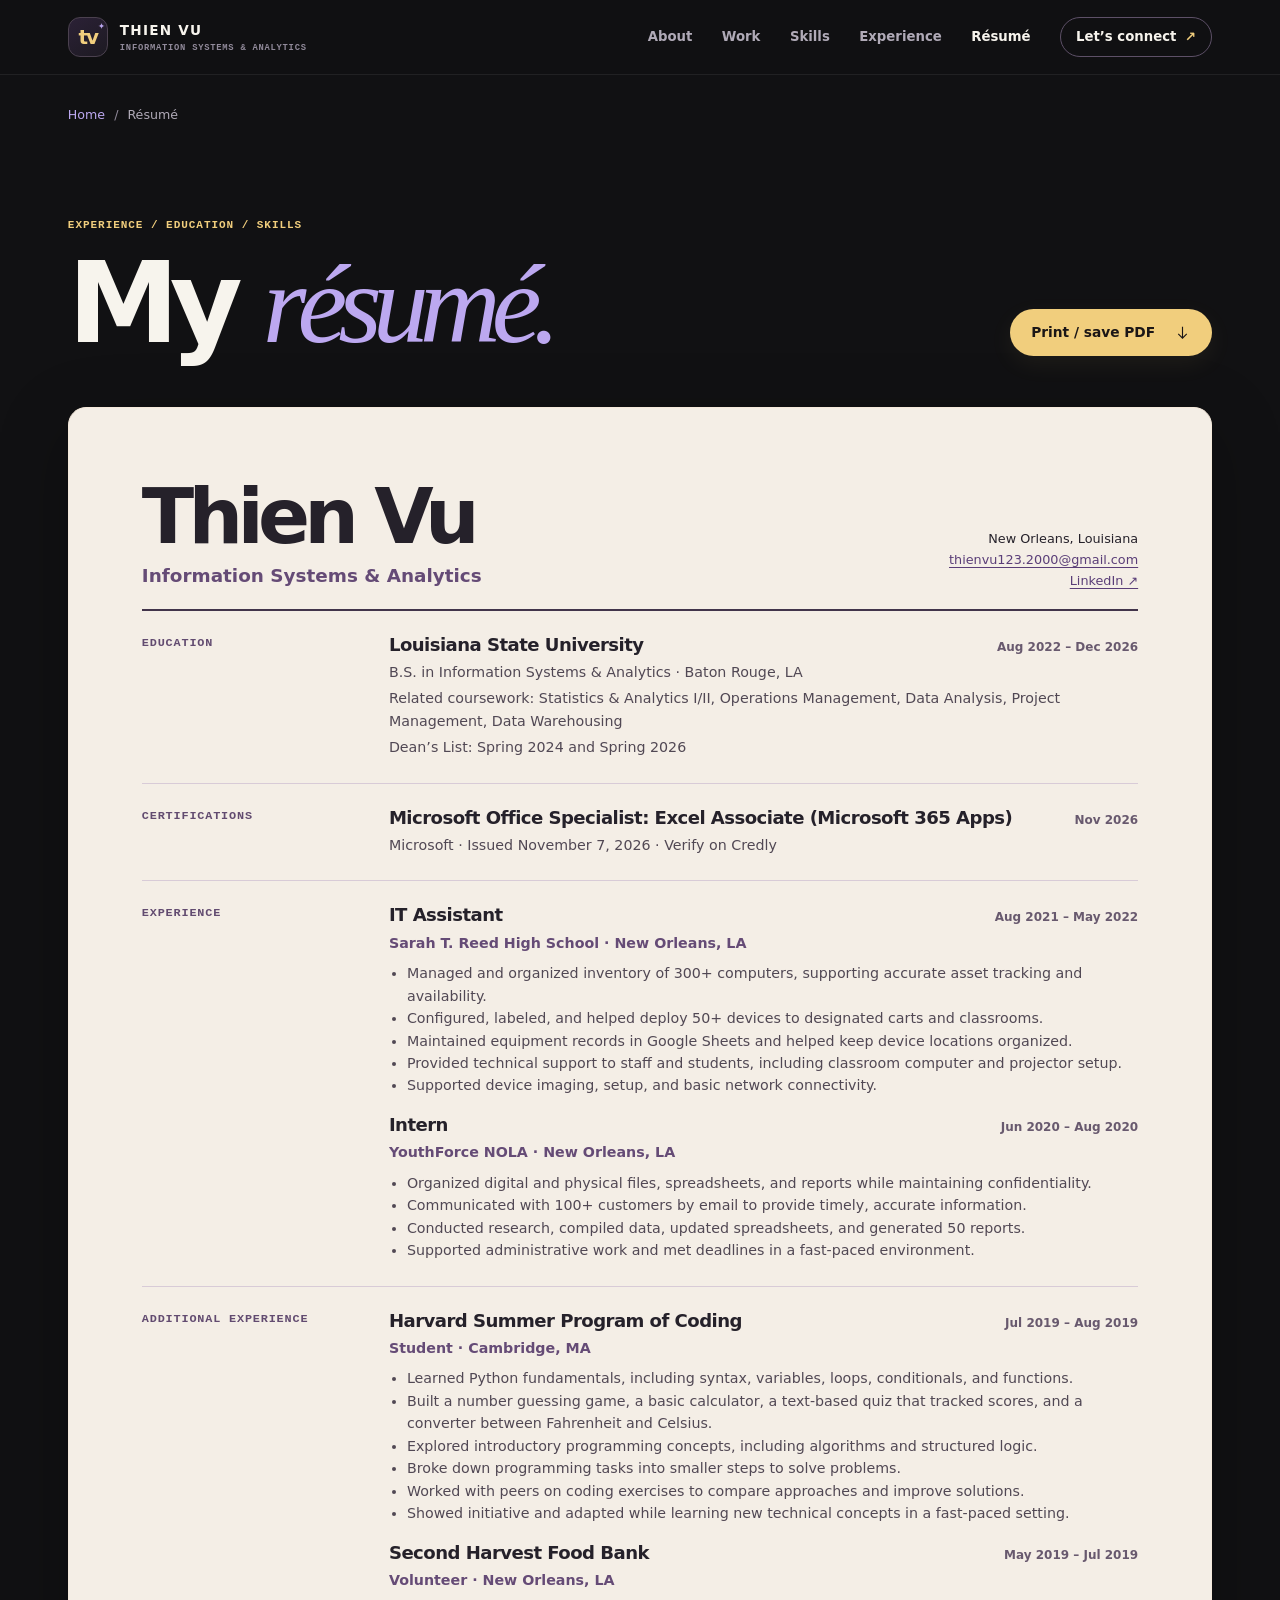
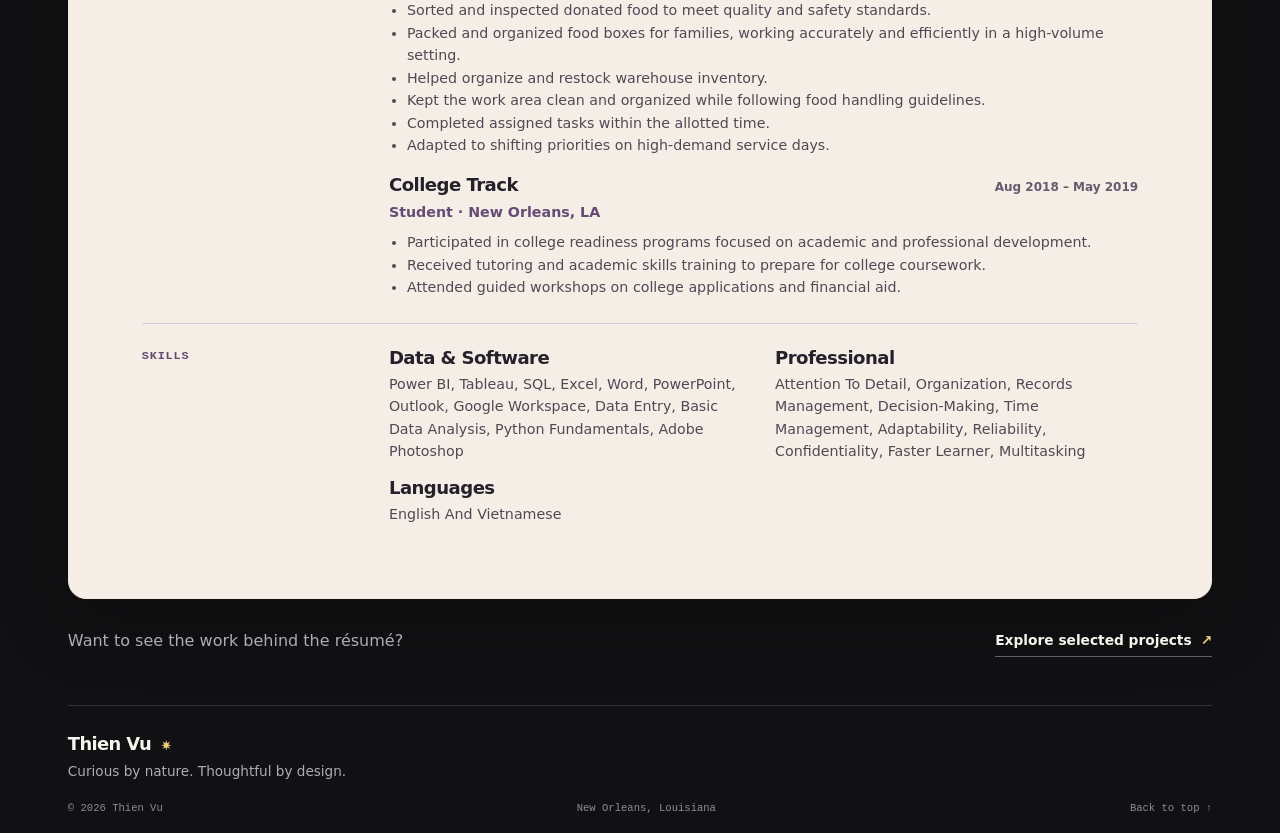
<file: resume.html>
<!doctype html>
<html lang="en">
  <head>
    <meta charset="utf-8">
    <meta name="viewport" content="width=device-width,initial-scale=1">
    <meta name="theme-color" content="#111113">
    <meta name="description" content="Thien Vu’s education, professional experience, and skills in information systems, analytics, and technology support.">
    <title>Résumé — Thien Vu</title>
    <link rel="icon" href="assets/favicon.svg" type="image/svg+xml">
    <link rel="stylesheet" href="styles.css">
  </head>
  <body><a class="skip" href="#main">Skip to content</a>
    <header class="site-header">
      <div class="wrap nav-wrap"><a class="brand" href="index.html" aria-label="Thien Vu home"><span class="brand-mark">tv<span>✦</span></span><span>THIEN VU<span class="brand-sub">INFORMATION SYSTEMS & ANALYTICS</span></span></a>
        <nav aria-label="Main navigation" id="navigation"><a href="index.html#about">About</a><a href="index.html#work" >Work</a><a href="index.html#skills">Skills</a><a href="index.html#experience">Experience</a><a href="resume.html" aria-current="page">Résumé</a><a class="nav-contact" href="index.html#contact">Let’s connect <span>↗</span></a>
        </nav>
        <button class="menu-button" aria-expanded="false" aria-controls="navigation" aria-label="Open navigation"><span></span><span></span></button>
      </div>
    </header>
    <div class="scroll-progress" aria-hidden="true"></div>
    <main id="main" class="resume-main wrap">
      <div class="page-breadcrumb"><a href="index.html">Home</a><span>/</span>Résumé</div>
      <div class="resume-heading">
        <div><span class="eyebrow">EXPERIENCE / EDUCATION / SKILLS</span>
          <h1>My <em>résumé.</em></h1>
        </div>
        <button class="button button-gold print-resume">Print / save PDF <svg viewBox="0 0 24 24" fill="none" stroke="currentColor" stroke-width="1.6" aria-hidden="true"><path d="M12 4v16m-6-6 6 6 6-6"/></svg></button>
      </div>
      <article class="resume-document">
        <div class="resume-identity">
          <div>
            <h2>Thien Vu</h2>
            <p>Information Systems & Analytics</p>
          </div>
          <div><span>New Orleans, Louisiana</span><a href="mailto:thienvu123.2000@gmail.com">thienvu123.2000@gmail.com</a><a href="https://www.linkedin.com/in/thien-vu-bb2796214" target="_blank" rel="noopener noreferrer">LinkedIn ↗</a>
          </div>
        </div>
        <section class="resume-section">
          <h3>Education</h3>
          <div>
            <div class="resume-role">
              <h4>Louisiana State University</h4>
              <span>Aug 2022 – Dec 2026</span>
            </div>
            <p>B.S. in Information Systems & Analytics · Baton Rouge, LA</p>
            <p>Related coursework: Statistics & Analytics I/II, Operations Management, Data Analysis, Project Management, Data Warehousing</p>
            <p>Dean’s List: Spring 2024 and Spring 2026</p>
          </div>
        </section>
        <section class="resume-section" id="certifications">
          <h3>Certifications</h3>
          <div>
            <div class="resume-role">
              <h4>Microsoft Office Specialist: Excel Associate (Microsoft 365 Apps)</h4>
              <span>Nov 2026</span>
            </div>
            <p>Microsoft · Issued <time datetime="2026-11-07">November 7, 2026</time> · <a href="https://www.credly.com/badges/9001f773-89c5-46e1-82b9-d6cd1f3867f9/public_url">Verify on Credly</a></p>
          </div>
        </section>
        <section class="resume-section">
          <h3>Experience</h3>
          <div>
            <div class="resume-entry">
              <div class="resume-role">
                <h4>IT Assistant</h4>
                <span>Aug 2021 – May 2022</span>
              </div>
              <p class="resume-company">Sarah T. Reed High School · New Orleans, LA</p>
              <ul>
                <li>Managed and organized inventory of 300+ computers, supporting accurate asset tracking and availability.</li>
                <li>Configured, labeled, and helped deploy 50+ devices to designated carts and classrooms.</li>
                <li>Maintained equipment records in Google Sheets and helped keep device locations organized.</li>
                <li>Provided technical support to staff and students, including classroom computer and projector setup.</li>
                <li>Supported device imaging, setup, and basic network connectivity.</li>
              </ul>
            </div>
            <div class="resume-entry">
              <div class="resume-role">
                <h4>Intern</h4>
                <span>Jun 2020 – Aug 2020</span>
              </div>
              <p class="resume-company">YouthForce NOLA · New Orleans, LA</p>
              <ul>
                <li>Organized digital and physical files, spreadsheets, and reports while maintaining confidentiality.</li>
                <li>Communicated with 100+ customers by email to provide timely, accurate information.</li>
                <li>Conducted research, compiled data, updated spreadsheets, and generated 50 reports.</li>
                <li>Supported administrative work and met deadlines in a fast-paced environment.</li>
              </ul>
            </div>
          </div>
        </section>
        <section class="resume-section">
          <h3>Additional experience</h3>
          <div>
            <div class="resume-entry">
              <div class="resume-role">
                <h4>Harvard Summer Program of Coding</h4>
                <span>Jul 2019 – Aug 2019</span>
              </div>
              <p class="resume-company">Student · Cambridge, MA</p>
              <ul>
                <li>Learned Python fundamentals, including syntax, variables, loops, conditionals, and functions.</li>
                <li>Built a number guessing game, a basic calculator, a text-based quiz that tracked scores, and a converter between Fahrenheit and Celsius.</li>
                <li>Explored introductory programming concepts, including algorithms and structured logic.</li>
                <li>Broke down programming tasks into smaller steps to solve problems.</li>
                <li>Worked with peers on coding exercises to compare approaches and improve solutions.</li>
                <li>Showed initiative and adapted while learning new technical concepts in a fast-paced setting.</li>
              </ul>
            </div>
            <div class="resume-entry">
              <div class="resume-role">
                <h4>Second Harvest Food Bank</h4>
                <span>May 2019 – Jul 2019</span>
              </div>
              <p class="resume-company">Volunteer · New Orleans, LA</p>
              <ul>
                <li>Sorted and inspected donated food to meet quality and safety standards.</li>
                <li>Packed and organized food boxes for families, working accurately and efficiently in a high-volume setting.</li>
                <li>Helped organize and restock warehouse inventory.</li>
                <li>Kept the work area clean and organized while following food handling guidelines.</li>
                <li>Completed assigned tasks within the allotted time.</li>
                <li>Adapted to shifting priorities on high-demand service days.</li>
              </ul>
            </div>
            <div class="resume-entry">
              <div class="resume-role">
                <h4>College Track</h4>
                <span>Aug 2018 – May 2019</span>
              </div>
              <p class="resume-company">Student · New Orleans, LA</p>
              <ul>
                <li>Participated in college readiness programs focused on academic and professional development.</li>
                <li>Received tutoring and academic skills training to prepare for college coursework.</li>
                <li>Attended guided workshops on college applications and financial aid.</li>
              </ul>
            </div>
          </div>
        </section>
        <section class="resume-section">
          <h3>Skills</h3>
          <div class="resume-skill-grid">
            <div>
              <h4>Data & Software</h4>
              <p>Power BI, Tableau, SQL, Excel, Word, PowerPoint, Outlook, Google Workspace, Data Entry, Basic Data Analysis, Python Fundamentals, Adobe Photoshop</p>
            </div>
            <div>
              <h4>Professional</h4>
              <p>Attention To Detail, Organization, Records Management, Decision-Making, Time Management, Adaptability, Reliability, Confidentiality, Faster Learner, Multitasking</p>
            </div>
            <div>
              <h4>Languages</h4>
              <p>English And Vietnamese</p>
            </div>
          </div>
        </section>
      </article>
      <div class="resume-next">
        <p>Want to see the work behind the résumé?</p>
        <a class="text-link" href="project.html">Explore selected projects <span>↗</span></a>
      </div>
    </main>
    <footer class="footer wrap"><a class="footer-name" href="index.html">Thien Vu <svg class="star" viewBox="0 0 100 100" aria-hidden="true"><path d="M50 0 58 31 85 15 69 42 100 50 69 58 85 85 58 69 50 100 42 69 15 85 31 58 0 50 31 42 15 15 42 31Z" fill="currentColor"/></svg></a>
      <p>Curious by nature. Thoughtful by design.</p>
      <div class="footer-bottom"><span>© 2026 Thien Vu</span><span>New Orleans, Louisiana</span><a href="#main">Back to top ↑</a>
      </div>
    </footer>
    <div class="toast" role="status" aria-live="polite"></div>
    <script src="script.js"></script>
  </body>
</html>
</file>
<file: styles.css>
:root {
  color-scheme:dark;
  --bg:#111113;
  --surface:#18181c;
  --surface-2:#1e1c23;
  --line:#333139;
  --ink:#f7f4ed;
  --muted:#b0aab7;
  --subtle:#918a9a;
  --gold:#f1ce7d;
  --purple:#bca8f0;
  --lavender:#d8c9ff;
  --width:1192px;
  --gutter:clamp(20px,5.3vw,76px);
  --sans:Inter,ui-sans-serif,system-ui,-apple-system,BlinkMacSystemFont,"Segoe UI",sans-serif;
  --mono:ui-monospace,"SFMono-Regular",Consolas,monospace;
  --serif:Georgia,"Times New Roman",serif;
}

*,*::before,*::after {
  box-sizing:border-box;
}

html {
  scroll-behavior:smooth;
  scroll-padding-top:100px;
}

body {
  margin:0;
  background:var(--bg);
  color:var(--ink);
  font-family:var(--sans);
  line-height:1.6;
  -webkit-font-smoothing:antialiased;
}

body,button,a {
  -webkit-tap-highlight-color:transparent;
}

a {
  color:inherit;
  text-decoration:none;
}

button {
  font:inherit;
  color:inherit;
  cursor:pointer;
}

img,svg {
  display:block;
  max-width:100%;
}

p,h1,h2,h3,h4 {
  margin:0;
}

p {
  color:var(--muted);
}

h1,h2,h3,h4 {
  line-height:1.07;
  letter-spacing:-.045em;
}

h1,h2 {
  font-weight:630;
}

em {
  font-family:var(--serif);
  font-weight:400;
  color:var(--purple);
  letter-spacing:-.06em;
}

a:focus-visible,button:focus-visible {
  outline:2px solid var(--gold);
  outline-offset:5px;
}

::selection {
  background:var(--lavender);
  color:#14111a;
}

[hidden] {
  display:none!important;
}

.wrap {
  width:min(var(--width),calc(100% - var(--gutter)*2));
  margin-inline:auto;
}

.section {
  padding-block:clamp(67px,9vw,127px);
}

.skip {
  position:fixed;
  top:12px;
  left:12px;
  transform:translateY(-150%);
  z-index:20;
  padding:12px 18px;
  background:var(--gold);
  color:#161317;
  border-radius:8px;
}

.skip:focus {
  transform:none;
}

.eyebrow,.section-label,.hero-edition,.hero-bottom>span,.project-tags,.project-meta,.timeline-date,.about-facts>div>span,.contact-links span,.work-count,.visual-note,.project-jump {
  font-family:var(--mono);
  letter-spacing:.085em;
  font-size:.69rem;
  font-weight:600;
}

.eyebrow {
  color:var(--gold);
  display:inline-flex;
  align-items:center;
  gap:10px;
}

.status-dot {
  display:inline-block;
  width:7px;
  height:7px;
  border-radius:100%;
  background:var(--gold);
  box-shadow:0 0 13px #f1ce7d95;
}

.section-label {
  display:flex;
  justify-content:space-between;
  gap:12px;
  border-bottom:1px solid var(--line);
  padding-bottom:16px;
  margin-bottom:clamp(26px,4.2vw,56px);
  color:var(--subtle);
}

.section-label span:first-child {
  color:var(--gold);
}

.section h2,.case-end h2 {
  font-size:clamp(2.65rem,6.4vw,5.45rem);
}

.section-heading {
  display:flex;
  align-items:end;
  justify-content:space-between;
  gap:28px;
  margin-bottom:37px;
}

.section-heading p {
  max-width:32ch;
  padding-bottom:4px;
  line-height:1.65;
}

.muted {
  color:var(--muted);
}

.star {
  width:1em;
  height:1em;
  display:inline-block;
  vertical-align:middle;
}

.site-header {
  position:sticky;
  top:0;
  z-index:9;
  background:#111113e8;
  backdrop-filter:blur(18px);
  border-bottom:1px solid #ffffff12;
}

.nav-wrap {
  display:flex;
  align-items:center;
  justify-content:space-between;
  gap:25px;
  min-height:74px;
}

.brand {
  display:flex;
  align-items:center;
  gap:12px;
  font-size:.85rem;
  font-weight:780;
  letter-spacing:.09em;
  white-space:nowrap;
}

.brand-mark {
  width:40px;
  height:40px;
  display:grid;
  place-items:center;
  border:1px solid #4b414f;
  border-radius:12px;
  background:linear-gradient(145deg,#2b2136,#1d1a22);
  position:relative;
  color:var(--gold);
  font-size:1.25rem;
  letter-spacing:-.1em;
  font-weight:750;
}

.brand-mark span {
  position:absolute;
  top:2px;
  right:4px;
  color:var(--purple);
  font-size:.52rem;
}

.brand-sub {
  display:block;
  margin-top:1px;
  color:var(--subtle);
  font:600 .55rem/1.2 var(--mono);
  letter-spacing:.085em;
}

.site-header nav {
  display:flex;
  align-items:center;
  gap:clamp(13px,2.3vw,34px);
}

.site-header nav a {
  color:var(--muted);
  font-size:.83rem;
  font-weight:600;
  white-space:nowrap;
  transition:color .2s;
}

.site-header nav a:hover,.site-header nav a[aria-current] {
  color:var(--ink);
}

.site-header nav .nav-contact {
  border:1px solid #5d5067;
  border-radius:100px;
  padding:8px 15px;
  color:var(--ink);
}

.nav-contact span {
  color:var(--gold);
  margin-left:4px;
}

.menu-button {
  display:none;
  width:44px;
  height:42px;
  background:transparent;
  border:1px solid var(--line);
  border-radius:9px;
  place-content:center;
  gap:5px;
}

.menu-button span {
  display:block;
  width:18px;
  height:1px;
  background:var(--ink);
}

.scroll-progress {
  position:fixed;
  top:0;
  left:0;
  z-index:12;
  width:100%;
  height:2px;
  background:linear-gradient(90deg,var(--purple),var(--gold));
  transform:scaleX(0);
  transform-origin:left;
  pointer-events:none;
}

.hero {
  padding-top:32px;
  position:relative;
  isolation:isolate;
}

.hero::before {
  content:"";
  position:absolute;
  z-index:-1;
  inset:0 calc(var(--gutter)*-1) 0 29%;
  background:radial-gradient(ellipse at 78% 40%,#302242 0%,#1b1523 31%,transparent 70%);
  pointer-events:none;
  opacity:.84;
}

.hero-top,.hero-bottom {
  display:flex;
  justify-content:space-between;
  align-items:center;
  gap:14px;
}

.hero-top {
  padding-bottom:28px;
}

.hero-edition {
  color:var(--subtle);
}

.hero-grid {
  display:grid;
  grid-template-columns:1.12fr .88fr;
  align-items:center;
  gap:7px;
  min-height:clamp(430px,43vw,558px);
}

.hero-copy {
  position:relative;
  z-index:2;
  padding-block:10px 33px;
}

.hello {
  font-size:clamp(.95rem,1.4vw,1.2rem);
  color:var(--ink);
  font-weight:530;
  display:flex;
  align-items:center;
  gap:15px;
  margin-bottom:19px;
}

.hello-line {
  height:1px;
  background:#877689;
  width:47px;
}

.hero h1 {
  font-size:clamp(3.15rem,7.55vw,7.1rem);
  line-height:.985;
  letter-spacing:-.086em;
  font-weight:650;
  white-space:nowrap;
}

.hero h1 em {
  letter-spacing:-.085em;
  line-height:1.03;
  display:inline-block;
}

.hero-description {
  font-size:clamp(.98rem,1.45vw,1.16rem);
  line-height:1.62;
  margin-top:23px;
}

.hero-actions {
  display:flex;
  align-items:center;
  gap:25px;
  flex-wrap:wrap;
  margin-top:27px;
}

.button {
  display:inline-flex;
  align-items:center;
  justify-content:center;
  gap:19px;
  min-height:47px;
  padding:11px 20px;
  font-size:.86rem;
  font-weight:750;
  border:1px solid transparent;
  border-radius:100px;
  transition:transform .2s,background .2s,box-shadow .2s;
  white-space:nowrap;
}

.button:hover {
  transform:translateY(-2px);
}

.button-gold {
  background:var(--gold);
  color:#1b1616;
  box-shadow:0 8px 25px #f1ce7d11;
}

.button-gold:hover {
  background:#ffe2a0;
  box-shadow:0 9px 25px #f1ce7d22;
}

.button svg,.text-link svg {
  width:17px;
  height:17px;
}

.text-link {
  display:inline-flex;
  gap:9px;
  align-items:center;
  color:var(--ink);
  font-weight:670;
  font-size:.86rem;
  padding:5px 0;
  border-bottom:1px solid #6a5c6d;
  transition:border-color .2s,color .2s;
}

.text-link span {
  color:var(--gold);
}

.text-link:hover {
  border-color:var(--gold);
  color:var(--gold);
}

.hero-bottom {
  min-height:61px;
  border-top:1px solid #ffffff1c;
  color:var(--subtle);
}

.hero-bottom>a {
  display:inline-flex;
  align-items:center;
  gap:11px;
  font-size:.81rem;
  color:var(--muted);
}

.hero-bottom>a:hover {
  color:var(--ink);
}

.hero-bottom svg {
  width:17px;
  height:17px;
  color:var(--purple);
}

.hero-bottom i {
  font-style:normal;
  color:var(--purple);
  margin-inline:4px;
}

.hero-art {
  isolation:isolate;
  position:relative;
  min-height:430px;
  min-width:0;
  display:grid;
  place-items:center;
  perspective:800px;
}

.hero-art::before {
  content:"";
  position:absolute;
  inset:7% 2% 5%;
  background-image:radial-gradient(circle,#bca8f049 1px,transparent 1.1px);
  background-size:17px 17px;
  mask-image:radial-gradient(ellipse,#000 5%,transparent 73%);
  z-index:-1;
}

.orbital-ring {
  position:absolute;
  top:46%;
  left:50%;
  width:min(90%,460px);
  height:44%;
  border:1px solid #bb9ce64d;
  border-radius:50%;
  transform:translate(-50%,-50%) rotate(-28deg);
  pointer-events:none;
}

.ring-two {
  transform:translate(-50%,-50%) rotate(38deg);
  border-color:#f1ce7d35;
}

.ring-three {
  transform:translate(-50%,-50%) rotate(84deg);
  border-color:#bca8f032;
  width:77%;
  height:42%;
  border-style:dashed;
}

.orbit-point {
  position:absolute;
  left:18%;
  top:56%;
  width:7px;
  height:7px;
  border-radius:50%;
  background:var(--gold);
  box-shadow:0 0 18px var(--gold);
}

.hero-art-center {
  position:absolute;
  left:50%;
  top:46%;
  transform:translate(-50%,-50%);
  width:57%;
  aspect-ratio:1;
  display:grid;
  place-items:center;
  background:radial-gradient(ellipse,#aa8bdd50,transparent 63%);
  color:var(--lavender);
}

.hero-art-center svg {
  width:70%;
  height:70%;
  filter:drop-shadow(0 0 27px #bd99ff60);
  animation:star-breathe 7s ease-in-out infinite;
  transform:rotate(-12deg);
}

@keyframes star-breathe {
  0%,100% {
    transform:rotate(-12deg) scale(.96);
  }
  50% {
    transform:rotate(-5deg) scale(1.05);
  }
}

.floating-label {
  display:flex;
  align-items:center;
  gap:12px;
  position:absolute;
  padding:11px 14px;
  background:linear-gradient(140deg,#332440f5,#1b1721ef);
  border:1px solid #bca8f048;
  border-radius:12px;
  box-shadow:0 13px 34px #0005;
  min-width:154px;
  color:var(--ink);
  font:700 .67rem/1.5 var(--mono);
  letter-spacing:.09em;
  animation:float 6s ease-in-out infinite;
}

.floating-label div>span {
  display:block;
  margin-top:2px;
  font:500 .69rem/1.25 var(--sans);
  letter-spacing:0;
  color:#c6b8d5;
}

.label-symbol {
  background:#ba9de329;
  color:#dbc9ff;
  border-radius:8px;
  width:31px;
  height:31px;
  display:grid;
  place-items:center;
  font-size:1rem;
}

.label-data {
  top:16%;
  left:6%;
  transform:rotate(-5deg);
  --tilt:-5deg;
}

.label-tech {
  top:33%;
  right:0;
  transform:rotate(5deg);
  --tilt:5deg;
  animation-delay:-1.8s;
}

.label-people {
  bottom:19%;
  left:15%;
  transform:rotate(-4deg);
  --tilt:-4deg;
  animation-delay:-3.4s;
}

.label-people .label-symbol {
  color:var(--gold);
  background:#f1ce7d1e;
}

@keyframes float {
  0%,100% {
    transform:translateY(0) rotate(var(--tilt));
  }
  50% {
    transform:translateY(-8px) rotate(var(--tilt));
  }
}

.art-coordinate {
  position:absolute;
  bottom:5%;
  right:0;
  text-align:right;
  color:var(--subtle);
  font:.6rem/1.65 var(--mono);
  letter-spacing:.11em;
}

.capability-strip {
  background:#d9c8ff;
  color:#191320;
  border-block:1px solid #eadcff;
}

.capability-strip .wrap {
  display:flex;
  align-items:center;
  justify-content:space-between;
  gap:14px;
  min-height:52px;
  font:700 clamp(.64rem,1.15vw,.82rem)/1.3 var(--mono);
  letter-spacing:.1em;
}

.capability-strip span:first-child {
  font:italic 400 clamp(.9rem,1.6vw,1.15rem)/1.2 var(--serif);
  letter-spacing:0;
}

.capability-strip i {
  font-style:normal;
  color:#513e71;
}

.about-grid {
  display:grid;
  grid-template-columns:1fr 1fr;
  gap:clamp(30px,6vw,88px);
  align-items:start;
}

.about h2 {
  font-size:clamp(2.5rem,5.6vw,4.95rem);
  letter-spacing:-.065em;
}

.about-copy p {
  margin-bottom:16px;
}

.about-copy .large-copy {
  font-size:clamp(1.1rem,2vw,1.4rem);
  line-height:1.48;
  color:var(--ink);
  font-weight:520;
}

.about-facts {
  display:grid;
  grid-template-columns:1.2fr 1fr;
  gap:20px;
  border-top:1px solid var(--line);
  padding-top:21px;
  margin-top:27px;
}

.about-facts>div>span {
  color:var(--gold);
}

.about-facts strong {
  display:block;
  font-size:.9rem;
  margin-top:5px;
}

.about-facts p {
  font-size:.81rem;
  margin:4px 0 0;
}

.work {
  background:var(--surface);
  border-block:1px solid #ffffff12;
}

.work-toolbar {
  display:flex;
  justify-content:space-between;
  align-items:center;
  gap:15px;
  margin-bottom:18px;
}

.filters {
  display:flex;
  gap:8px;
  flex-wrap:wrap;
}

.filters button {
  border:1px solid #4b4552;
  border-radius:100px;
  background:transparent;
  font-size:.79rem;
  font-weight:630;
  padding:8px 13px;
  color:var(--muted);
  transition:background .2s,color .2s,border-color .2s;
}

.filters button:hover {
  border-color:var(--purple);
  color:var(--ink);
}

.filters button.active {
  background:var(--lavender);
  color:#201729;
  border-color:var(--lavender);
}

.filters button span {
  font:600 .63rem var(--mono);
  margin-left:4px;
  opacity:.72;
}

.work-count {
  color:var(--subtle);
  white-space:nowrap;
}

.projects-grid {
  display:grid;
  grid-template-columns:repeat(2,minmax(0,1fr));
  gap:20px;
}

.project-card {
  border:1px solid var(--line);
  border-radius:20px;
  overflow:hidden;
  background:#151518;
  transition:border-color .2s,box-shadow .2s;
}

.project-card:hover {
  border-color:#87749b;
  box-shadow:0 16px 45px #0003;
}

.project-card.featured {
  grid-column:1/-1;
  display:grid;
  grid-template-columns:1.14fr 1fr;
  min-height:320px;
}

.project-art {
  position:relative;
  display:block;
  height:clamp(185px,24vw,274px);
  overflow:hidden;
}

.featured .project-art {
  height:100%;
  min-height:320px;
}

.art-device {
  background:radial-gradient(ellipse at 35% 45%,#b6a2dc,#8a70af 63%,#745b9b);
  color:#241a31;
}

.art-analytics {
  background:linear-gradient(140deg,#e3bd69,#f6db9a 54%,#c4a266);
  color:#332717;
}

.project-number {
  position:absolute;
  top:17px;
  left:17px;
  border:1px solid #251b3260;
  border-radius:100px;
  font:800 .64rem var(--mono);
  padding:5px 8px;
  color:#241b2c;
  background:#ffffff30;
}

.project-body {
  display:flex;
  flex-direction:column;
  justify-content:center;
  gap:13px;
  padding:clamp(21px,3.5vw,39px);
}

.project-tags {
  display:flex;
  flex-wrap:wrap;
  gap:6px;
}

.project-tags span {
  padding:4px 8px;
  border-radius:6px;
  background:#bca8f019;
  color:var(--lavender);
  font-size:.62rem;
}

.project-tags span+span {
  background:transparent;
  border:1px solid var(--line);
  color:var(--muted);
}

.project-title-row {
  display:flex;
  align-items:center;
  justify-content:space-between;
  gap:11px;
}

.project-title-row h3 {
  font-size:clamp(1.5rem,3.25vw,2.75rem);
  letter-spacing:-.054em;
}

.featured .project-title-row h3 {
  font-size:clamp(1.8rem,3.9vw,3.3rem);
}

.project-title-row h3 a:hover {
  color:var(--purple);
}

.circle-link {
  border-radius:50%;
  border:1px solid #625373;
  display:grid;
  place-items:center;
  width:44px;
  height:44px;
  flex-shrink:0;
  color:var(--lavender);
  transition:color .2s,background .2s,transform .2s;
}

.circle-link svg {
  width:18px;
  height:18px;
}

.circle-link:hover {
  background:var(--lavender);
  color:#211629;
  transform:rotate(-7deg);
}

.project-body p {
  font-size:.92rem;
}

.project-meta {
  margin-top:auto;
  padding-top:13px;
  border-top:1px solid var(--line);
  display:flex;
  justify-content:space-between;
  gap:11px;
  letter-spacing:.025em;
  color:var(--subtle);
  line-height:1.45;
}

.featured .project-meta {
  margin-top:7px;
}

.device-art,.analytics-art {
  position:relative;
  height:100%;
  width:100%;
  min-height:100%;
  display:grid;
  place-items:center;
  overflow:hidden;
}

.device-art::before,.analytics-art::before {
  content:"";
  position:absolute;
  inset:0;
  background-image:linear-gradient(#27203116 1px,transparent 1px),linear-gradient(90deg,#27203116 1px,transparent 1px);
  background-size:24px 24px;
  mask-image:radial-gradient(ellipse,#000,transparent 90%);
  pointer-events:none;
}

.art-orbit {
  position:absolute;
  width:76%;
  height:61%;
  border:1px solid #ffffff63;
  border-radius:50%;
  transform:rotate(-22deg);
}

.asset-window {
  position:relative;
  width:70%;
  max-width:390px;
  min-width:222px;
  border:1px solid #302541;
  border-radius:12px;
  overflow:hidden;
  background:#211b2d;
  color:#f5edf9;
  box-shadow:0 24px 45px #271a4570;
  transform:rotate(-5deg);
  transition:transform .4s;
}

.project-card:hover .asset-window {
  transform:rotate(-2deg) translateY(-4px);
}

.window-chrome {
  padding:8px 10px;
  display:flex;
  align-items:center;
  gap:4px;
  background:#17121f;
  color:#c5afdb;
  font:600 .48rem var(--mono);
  letter-spacing:.08em;
}

.window-chrome i {
  width:5px;
  height:5px;
  background:#a98ac4;
  border-radius:50%;
}

.window-chrome span {
  margin-left:5px;
}

.inventory-heading {
  display:flex;
  justify-content:space-between;
  align-items:center;
  gap:8px;
  padding:11px 11px 0;
  font-size:clamp(.65rem,1.3vw,.95rem);
  font-weight:670;
  letter-spacing:-.035em;
}

.tiny-pill {
  border-radius:20px;
  background:#bca8f024;
  color:#d7c8ed;
  padding:3px 6px;
  font:600 .42rem var(--mono);
  white-space:nowrap;
}

.computer {
  margin:12px auto 9px;
  width:47%;
  max-width:160px;
}

.computer-screen {
  aspect-ratio:1.55;
  border:5px solid #3a2c4f;
  border-radius:8px;
  background:radial-gradient(at 56% 0%,#ac8ec9,#6a508a);
  display:flex;
  align-items:center;
  justify-content:center;
  flex-direction:column;
  color:#fff3e1;
  font:italic .76rem var(--serif);
  box-shadow:0 0 19px #a88edb38;
}

.screen-star {
  font:1.8rem var(--serif);
  color:var(--gold);
  line-height:1.1;
}

.screen-line {
  margin-top:7px;
  width:28px;
  height:1px;
  background:#ffffff6c;
}

.computer-base {
  width:55%;
  height:8px;
  margin:auto;
  border-radius:0 0 6px 6px;
  background:#584569;
}

.workflow {
  padding:7px 10px 10px;
  display:flex;
  gap:5px;
  align-items:center;
  justify-content:center;
  font-size:clamp(.42rem,.75vw,.63rem);
  white-space:nowrap;
}

.workflow span {
  background:#a98ac42c;
  padding:4px 5px;
  border-radius:4px;
}

.workflow i {
  font:600 .43rem var(--mono);
  color:var(--gold);
  margin-right:2px;
}

.workflow b {
  color:#bfabdd;
  font-size:.65rem;
}

.art-label {
  position:absolute;
  right:13px;
  bottom:11px;
  font:700 .51rem var(--mono);
  letter-spacing:.09em;
  color:#251a39;
}

.analytics-art {
  padding:24px 17%;
  grid-template-rows:auto 1fr auto;
  gap:7px;
}

.chart-label,.chart-note {
  position:relative;
  display:flex;
  width:100%;
  justify-content:space-between;
  font:800 .61rem var(--mono);
  letter-spacing:.08em;
}

.chart-label span {
  font-size:.95rem;
}

.chart-grid {
  position:relative;
  width:100%;
  height:100%;
  min-height:90px;
  border:solid #59421c70;
  border-width:0 0 1px 1px;
  background:repeating-linear-gradient(0deg,#59421c36 0 1px,transparent 1px 25%);
}

.bars {
  position:absolute;
  inset:0 7px;
  display:flex;
  align-items:end;
  gap:clamp(5px,1vw,15px);
}

.bars i {
  display:block;
  flex:1;
  height:var(--h);
  border-radius:5px 5px 0 0;
  background:#5d426c;
  opacity:.82;
  transition:transform .4s;
  transform-origin:bottom;
}

.bars i:nth-child(2n) {
  background:#926b8c;
}

.bars i:last-child {
  background:#32243d;
}

.project-card:hover .bars i {
  transform:scaleY(.92);
}

.project-card:hover .bars i:nth-child(2n) {
  transform:scaleY(.83);
}

.chart-note {
  font-size:.53rem;
}

.skills-grid {
  display:grid;
  grid-template-columns:repeat(3,minmax(0,1fr));
  border:1px solid var(--line);
  border-radius:17px;
  overflow:hidden;
}

.skill-column {
  padding:clamp(20px,3vw,35px);
  background:linear-gradient(145deg,#1c1922,#151518);
}

.skill-column+.skill-column {
  border-left:1px solid var(--line);
}

.skill-icon {
  display:grid;
  place-items:center;
  width:41px;
  height:41px;
  border-radius:11px;
  background:#a68ad425;
  color:var(--lavender);
  font:1.2rem var(--mono);
  margin-bottom:17px;
}

.skill-column:nth-child(2) .skill-icon {
  background:#f1ce7d22;
  color:var(--gold);
}

.skill-column h3 {
  font-size:clamp(1.16rem,2.3vw,1.65rem);
  margin-bottom:8px;
}

.skill-column p {
  font-size:.91rem;
  min-height:3.1em;
  margin-bottom:16px;
}

.skill-tags {
  display:flex;
  flex-wrap:wrap;
  gap:7px;
}

.skill-tags span {
  border:1px solid #4e4657;
  border-radius:100px;
  padding:4px 9px;
  font-size:.75rem;
  color:var(--muted);
}

.experience {
  background:#1b1722;
  border-block:1px solid #ffffff14;
}

.experience-grid {
  display:grid;
  grid-template-columns:1fr 1.13fr;
  gap:clamp(32px,8vw,112px);
}

.experience-intro {
  margin:18px 0 17px;
  max-width:35ch;
}

.timeline {
  margin:4px 0 0 7px;
}

.timeline article {
  position:relative;
  padding:0 0 28px 27px;
  border-left:1px solid #524464;
}

.timeline article:last-child {
  padding-bottom:0;
}

.timeline article::before {
  content:"";
  position:absolute;
  left:-5px;
  top:4px;
  background:var(--purple);
  border:2px solid #32253e;
  box-shadow:0 0 0 3px #32253e;
  border-radius:50%;
  width:9px;
  height:9px;
}

.timeline article:nth-child(2)::before {
  background:var(--gold);
}

.timeline-date {
  color:var(--gold);
  margin-bottom:8px;
}

.timeline h3 {
  font-size:clamp(1.3rem,2.4vw,1.83rem);
}

.timeline-org {
  color:var(--lavender);
  font-size:.84rem;
  margin:5px 0 8px;
}

.timeline article>p:last-of-type {
  font-size:.93rem;
}

.timeline-detail {
  display:inline-block;
  margin-top:9px;
  color:var(--muted);
  font-size:.77rem;
}

.link-detail {
  color:var(--lavender);
  border-bottom:1px solid #776888;
}

.link-detail:hover {
  color:var(--gold);
}

.contact-grid {
  display:grid;
  grid-template-columns:1.16fr .84fr;
  gap:clamp(28px,6vw,85px);
  align-items:center;
}

.contact-kicker {
  font-size:.89rem;
  margin-bottom:10px;
}

.contact h2 {
  font-size:clamp(2.8rem,6.7vw,6rem);
  line-height:.99;
}

.contact-star {
  display:inline-block;
  font-size:clamp(1.6rem,4vw,3rem);
  color:var(--gold);
  transform:translateY(-.23em) rotate(-12deg);
}

.contact-grid>div>p:not(.contact-kicker) {
  margin:16px 0 22px;
}

.contact-links>a,.contact-links>button {
  width:100%;
  display:flex;
  justify-content:space-between;
  align-items:center;
  gap:14px;
  background:none;
  text-align:left;
  border:0;
  border-bottom:1px solid var(--line);
  padding:13px 0;
  transition:color .2s,padding .2s;
}

.contact-links>a:first-child {
  border-top:1px solid var(--line);
}

.contact-links>a:hover,.contact-links>button:hover {
  padding-inline:6px;
  color:var(--gold);
}

.contact-links span {
  color:var(--subtle);
}

.contact-links strong {
  display:block;
  color:var(--ink);
  font:580 clamp(.8rem,1.4vw,1rem)/1.45 var(--sans);
  letter-spacing:0;
  margin-top:4px;
  overflow-wrap:anywhere;
}

.contact-links svg {
  width:18px;
  height:18px;
  flex-shrink:0;
  color:var(--purple);
}

.contact-links .copy-symbol {
  font-size:1.35rem;
  color:var(--purple);
}

.footer {
  border-top:1px solid var(--line);
  padding-block:24px 19px;
}

.footer-name {
  font-weight:730;
  font-size:1.12rem;
  letter-spacing:-.035em;
}

.footer-name .star {
  color:var(--gold);
  font-size:.66rem;
  margin-left:4px;
}

.footer>p {
  font-size:.85rem;
  margin-top:2px;
}

.footer-bottom {
  margin-top:19px;
  display:flex;
  justify-content:space-between;
  gap:12px;
  font:.66rem var(--mono);
  color:var(--subtle);
}

.footer-bottom a:hover {
  color:var(--ink);
}

.toast {
  position:fixed;
  z-index:15;
  bottom:23px;
  left:50%;
  transform:translate(-50%,12px);
  opacity:0;
  pointer-events:none;
  transition:opacity .22s,transform .22s;
  background:var(--lavender);
  color:#1c1423;
  font-weight:720;
  font-size:.85rem;
  border-radius:100px;
  padding:10px 16px;
  text-align:center;
  white-space:nowrap;
}

.toast.visible {
  opacity:1;
  transform:translate(-50%,0);
}

.page-breadcrumb {
  display:flex;
  align-items:center;
  gap:9px;
  padding-top:30px;
  color:var(--muted);
  font-size:.79rem;
}

.page-breadcrumb a {
  color:var(--purple);
}

.page-breadcrumb a:hover {
  text-decoration:underline;
}

.page-breadcrumb span {
  color:var(--subtle);
}

.resume-heading,.project-page-heading {
  padding:clamp(30px,7vw,85px) 0 clamp(24px,4vw,51px);
}

.resume-heading {
  display:flex;
  justify-content:space-between;
  align-items:end;
  gap:20px;
}

.resume-heading h1,.project-page-heading h1 {
  font-size:clamp(3rem,8.8vw,7rem);
  line-height:.93;
  margin-top:15px;
  letter-spacing:-.085em;
}

.resume-heading h1 em,.project-page-heading h1 em {
  letter-spacing:-.08em;
}

.project-page-heading p {
  margin-top:16px;
  font-size:clamp(.95rem,1.6vw,1.15rem);
}

.resume-document {
  border:1px solid #f5e9db;
  border-radius:18px;
  background:#f4eee6;
  color:#25212a;
  padding:clamp(23px,5.9vw,73px);
  box-shadow:0 20px 70px #0004;
}

.resume-document p,.resume-document li {
  color:#514854;
}

.resume-identity {
  display:flex;
  justify-content:space-between;
  align-items:end;
  gap:18px;
  border-bottom:2px solid #42344b;
  padding-bottom:18px;
}

.resume-identity h2 {
  font-size:clamp(2.8rem,6vw,5rem);
  line-height:.94;
  letter-spacing:-.075em;
}

.resume-identity p {
  color:#654b76;
  font-size:clamp(.85rem,2vw,1.15rem);
  font-weight:650;
  margin-top:8px;
}

.resume-identity>div+div {
  display:grid;
  gap:2px;
  text-align:right;
  font-size:.8rem;
  line-height:1.5;
  overflow-wrap:anywhere;
}

.resume-identity a {
  color:#5a3e78;
  text-decoration:underline;
  text-underline-offset:3px;
}

.resume-identity a:focus-visible {
  outline-color:#5a3e78;
}

.resume-section {
  display:grid;
  grid-template-columns:1fr 3.5fr;
  gap:clamp(15px,3vw,33px);
  padding-block:24px;
  border-bottom:1px solid #d8cbd7;
}

.resume-section:last-child {
  border:0;
  padding-bottom:0;
}

.resume-section h3 {
  font:800 .74rem/1.45 var(--mono);
  text-transform:uppercase;
  color:#624b70;
  letter-spacing:.07em;
}

.resume-section h4 {
  font-size:1.13rem;
  line-height:1.16;
  letter-spacing:-.03em;
}

.resume-role {
  display:flex;
  justify-content:space-between;
  gap:8px;
  align-items:baseline;
}

.resume-role span {
  font-size:.75rem;
  font-weight:650;
  color:#68596e;
  flex-shrink:0;
}

.resume-section p,.resume-section li {
  font-size:.89rem;
  line-height:1.58;
}

.resume-section p {
  margin-top:4px;
}

.resume-section ul {
  margin:8px 0 0;
  padding-left:18px;
}

.resume-company {
  font-weight:620;
  color:#654b76!important;
}

.resume-entry+.resume-entry {
  margin-top:18px;
}

.resume-skill-grid {
  display:grid;
  grid-template-columns:1fr 1fr;
  gap:15px 23px;
}

.resume-next {
  display:flex;
  align-items:center;
  justify-content:space-between;
  gap:20px;
  padding:25px 0 48px;
}

.project-jump {
  display:flex;
  flex-wrap:wrap;
  gap:8px;
  color:var(--lavender);
  letter-spacing:0;
  margin:0 0 20px;
}

.project-jump a {
  border:1px solid var(--line);
  border-radius:100px;
  padding:8px 12px;
}

.project-jump a:hover {
  border-color:var(--purple);
  color:var(--ink);
}

.case-study {
  padding-block:clamp(42px,7vw,93px);
}

.case-title {
  display:flex;
  justify-content:space-between;
  align-items:end;
  gap:22px;
  margin-bottom:24px;
}

.case-title h2 {
  font-size:clamp(2.75rem,6.25vw,5.6rem);
  line-height:.95;
  letter-spacing:-.075em;
}

.case-title>p {
  text-align:right;
  font-size:clamp(.83rem,1.4vw,1.03rem);
  padding-bottom:4px;
}

.case-visual {
  display:grid;
  grid-template-columns:1.3fr 1fr;
  min-height:337px;
  overflow:hidden;
  border:1px solid #ac93c2;
  border-radius:18px;
  margin:14px 0 29px;
}

.case-visual .device-art {
  min-height:337px;
}

.case-stats {
  border-left:1px solid #251b3250;
  display:grid;
  align-content:center;
  gap:14px;
  padding:clamp(20px,4vw,50px);
  background:#e8dbff50;
}

.case-stats strong {
  display:block;
  font-size:clamp(2.5rem,6vw,4.5rem);
  line-height:.97;
  letter-spacing:-.08em;
}

.case-stats span {
  font:800 .64rem var(--mono);
  letter-spacing:.08em;
}

.case-stats p {
  font-size:.88rem;
  color:#342349;
}

.case-layout {
  display:grid;
  grid-template-columns:minmax(185px,.73fr) minmax(0,2fr);
  gap:clamp(26px,5.3vw,69px);
  align-items:start;
  margin-top:27px;
}

.case-layout aside {
  padding:18px 0;
  border-block:1px solid var(--line);
}

.case-layout dl {
  margin:10px 0 0;
}

.case-layout dt {
  font-size:.73rem;
  color:var(--subtle);
  font-weight:730;
  text-transform:uppercase;
  letter-spacing:.075em;
  margin-top:10px;
}

.case-layout dd {
  margin:3px 0 0;
  font-size:.9rem;
  color:var(--muted);
}

.case-prose h3 {
  font-size:clamp(1.44rem,2.6vw,2.07rem);
  margin:22px 0 7px;
}

.case-prose h3:first-child {
  margin-top:0;
}

.case-prose p,.case-prose ul {
  color:var(--muted);
  max-width:70ch;
}

.case-prose li {
  padding-bottom:3px;
}

.case-prose ul {
  padding-left:21px;
}

.process-list {
  list-style:none;
  padding:0;
  display:grid;
  grid-template-columns:repeat(3,minmax(0,1fr));
  gap:8px;
  margin:20px 0;
}

.process-list li {
  padding:12px 13px;
  background:var(--surface-2);
  border:1px solid var(--line);
  border-radius:10px;
}

.process-list li>span {
  font:700 .68rem var(--mono);
  color:var(--gold);
}

.process-list h4 {
  font-size:.96rem;
  margin:6px 0 4px;
  letter-spacing:-.025em;
}

.process-list p {
  font-size:.8rem;
  line-height:1.48;
}

.takeaway {
  border-left:2px solid var(--purple);
  background:#bca8f00f;
  padding:13px 16px;
  margin-top:21px;
  border-radius:0 8px 8px 0;
}

.takeaway span {
  color:var(--gold);
  font:700 .64rem var(--mono);
  letter-spacing:.085em;
}

.takeaway p {
  font:italic 1.23rem/1.4 var(--serif);
  color:var(--ink);
  margin-top:4px;
}

.case-prose .visual-note {
  font-size:.65rem;
  font-weight:400;
  line-height:1.5;
  letter-spacing:0;
  color:var(--subtle);
  margin-top:13px;
}

.case-secondary {
  background:var(--surface);
  border-block:1px solid var(--line);
}

.case-mini-art {
  height:clamp(170px,24vw,290px);
  border-radius:14px;
  overflow:hidden;
  border:1px solid #b9a2ce;
}

.case-end {
  border-top:1px solid var(--line);
  padding-block:clamp(30px,6vw,75px);
}

.case-end h2 {
  font-size:clamp(2.4rem,6vw,5.3rem);
  margin:9px 0 18px;
}

.case-end .text-link {
  margin-left:15px;
}

.case-end>p {
  font-size:.86rem;
}

@media(max-width:950px) {
  :root {
    --gutter:clamp(22px,4vw,44px);
  }
  .hero h1 {
    font-size:clamp(3.25rem,8vw,5.85rem);
  }
  .hero-grid {
    grid-template-columns:1.13fr .87fr;
  }
  .hero-art {
    min-height:350px;
  }
  .floating-label {
    min-width:unset;
    gap:8px;
    padding:8px 9px;
  }
  .label-symbol {
    width:26px;
    height:26px;
  }
  .label-data {
    left:2%;
  }
  .label-people {
    left:7%;
  }
  .label-tech {
    right:0;
  }
  .art-coordinate {
    font-size:.5rem;
  }
  .site-header nav {
    gap:17px;
  }
  .brand-sub {
    font-size:.48rem;
  }
}

@media(max-width:800px) {
  html {
    scroll-padding-top:82px;
  }
  .nav-wrap {
    min-height:63px;
    flex-wrap:wrap;
    gap:8px;
  }
  .site-header nav {
    order:3;
    flex-basis:100%;
    justify-content:space-between;
    gap:9px;
    flex-wrap:wrap;
    padding:0 0 12px;
  }
  .site-header nav a {
    font-size:.78rem;
  }
  .site-header nav .nav-contact {
    padding:5px 10px;
  }
  .enhanced .nav-wrap {
    flex-wrap:nowrap;
  }
  .enhanced .menu-button {
    display:grid;
  }
  .enhanced .site-header nav {
    display:none;
    position:absolute;
    top:100%;
    inset-inline:0;
    flex-direction:column;
    align-items:stretch;
    gap:0;
    padding:7px var(--gutter) 16px;
    background:#17151c;
    border-bottom:1px solid #504759;
  }
  .enhanced .site-header nav[data-open="true"] {
    display:flex;
  }
  .enhanced .site-header nav a {
    padding:12px 2px;
    font-size:.94rem;
    border-bottom:1px solid var(--line);
  }
  .enhanced .site-header nav .nav-contact {
    border:none;
    border-radius:0;
    padding:12px 2px;
    color:var(--gold);
  }
  .hero {
    padding-top:21px;
  }
  .hero-top {
    padding-bottom:10px;
  }
  .hero-edition {
    font-size:.58rem;
  }
  .hero-grid {
    grid-template-columns:1fr;
    gap:0;
  }
  .hero-copy {
    padding:14px 0 0;
  }
  .hero h1 {
    font-size:clamp(2.72rem,10.8vw,5.3rem);
  }
  .hello {
    margin-bottom:10px;
  }
  .hero-description {
    margin-top:17px;
  }
  .hero-actions {
    margin-top:18px;
    gap:17px;
  }
  .hero-art {
    min-height:clamp(225px,65vw,332px);
    width:min(100%,440px);
    margin:auto;
  }
  .hero-art-center {
    width:47%;
  }
  .orbital-ring {
    width:77%;
    height:46%;
  }
  .ring-three {
    width:67%;
    height:39%;
  }
  .label-data {
    left:10%;
    top:17%;
  }
  .label-tech {
    right:3%;
    top:37%;
  }
  .label-people {
    left:15%;
    bottom:16%;
  }
  .art-coordinate {
    bottom:4%;
    right:0;
  }
  .hero-bottom {
    min-height:52px;
  }
  .hero-bottom>span {
    display:none;
  }
  .hero::before {
    inset:25% calc(var(--gutter)*-1) 0 0;
    background:radial-gradient(ellipse at 60% 66%,#2d2140 0%,#1b1523 26%,transparent 73%);
  }
  .capability-strip .wrap {
    min-height:45px;
    gap:8px;
    justify-content:space-between;
    font-size:.65rem;
    letter-spacing:.035em;
  }
  .capability-strip span:first-child {
    display:none;
  }
  .section-label {
    font-size:.61rem;
    letter-spacing:.04em;
    margin-bottom:25px;
  }
  .section-label span:last-child {
    text-align:right;
  }
  .section-heading {
    display:block;
    margin-bottom:24px;
  }
  .section-heading p {
    margin-top:10px;
    padding:0;
  }
  .about-grid,.experience-grid,.contact-grid {
    grid-template-columns:1fr;
    gap:23px;
  }
  .about h2 {
    font-size:clamp(2.8rem,8.5vw,4.4rem);
  }
  .about-facts {
    gap:13px;
  }
  .work-toolbar {
    align-items:start;
    flex-direction:column;
    gap:8px;
  }
  .filters {
    gap:6px;
  }
  .filters button {
    padding:7px 11px;
  }
  .work-count {
    font-size:.63rem;
  }
  .projects-grid {
    grid-template-columns:1fr;
    gap:15px;
  }
  .project-card.featured {
    display:flex;
    flex-direction:column;
    min-height:0;
  }
  .featured .project-art,.project-art {
    min-height:0;
    height:clamp(176px,54vw,258px);
  }
  .project-body {
    padding:20px;
    gap:10px;
  }
  .project-title-row h3,.featured .project-title-row h3 {
    font-size:clamp(1.7rem,5.4vw,2.6rem);
  }
  .project-title-row h3 br {
    display:none;
  }
  .project-body p {
    font-size:.88rem;
  }
  .project-meta {
    font-size:.65rem;
  }
  .skills-grid {
    grid-template-columns:1fr;
  }
  .skill-column+.skill-column {
    border-left:0;
    border-top:1px solid var(--line);
  }
  .skill-column p {
    min-height:0;
  }
  .skill-column h3 {
    font-size:1.5rem;
  }
  .experience-grid {
    gap:23px;
  }
  .contact-links {
    margin-top:3px;
  }
  .contact h2 {
    font-size:clamp(3rem,11.5vw,5rem);
  }
  .contact-kicker {
    margin-bottom:7px;
  }
  .desktop-break {
    display:none;
  }
  .resume-heading {
    display:block;
  }
  .resume-heading .button {
    margin-top:18px;
  }
  .resume-identity {
    display:block;
  }
  .resume-identity>div+div {
    text-align:left;
    margin-top:10px;
  }
  .resume-section {
    grid-template-columns:1fr;
    gap:7px;
    padding-block:15px;
  }
  .resume-role {
    display:block;
  }
  .resume-role span {
    display:block;
    margin-top:3px;
  }
  .resume-section h3 {
    margin-bottom:4px;
  }
  .resume-skill-grid {
    grid-template-columns:1fr;
    gap:11px;
  }
  .resume-next {
    align-items:start;
    flex-direction:column;
    gap:7px;
  }
  .case-title {
    display:block;
    margin-bottom:18px;
  }
  .case-title>p {
    text-align:left;
    margin-top:11px;
  }
  .case-visual {
    grid-template-columns:1fr;
    min-height:0;
  }
  .case-visual .device-art {
    min-height:220px;
  }
  .case-stats {
    border-left:0;
    border-top:1px solid #251b3250;
    grid-template-columns:1fr 1fr;
    gap:10px;
    padding:15px;
  }
  .case-stats p {
    grid-column:1/-1;
  }
  .case-layout {
    grid-template-columns:1fr;
    gap:20px;
    margin-top:15px;
  }
  .case-layout aside {
    padding:12px 0;
  }
  .case-layout dl {
    display:grid;
    grid-template-columns:max-content minmax(0,1fr);
    gap:5px 12px;
  }
  .case-layout dt,.case-layout dd {
    margin:0;
  }
  .process-list {
    grid-template-columns:1fr;
  }
  .process-list li {
    display:flex;
    gap:9px;
  }
  .process-list h4 {
    margin-top:0;
  }
  .case-end .text-link {
    margin-left:10px;
  }
}

@media(max-width:375px) {
  :root {
    --gutter:17px;
  }
  .hero h1 {
    font-size:clamp(2.5rem,10.75vw,3.1rem);
  }
  .eyebrow {
    font-size:.59rem;
  }
  .hero-edition {
    display:none;
  }
  .hero-actions {
    gap:11px;
  }
  .button {
    padding-inline:14px;
    font-size:.78rem;
  }
  .hero-art {
    min-height:213px;
  }
  .floating-label {
    font-size:.55rem;
    gap:6px;
  }
  .floating-label div>span {
    font-size:.62rem;
  }
  .art-coordinate {
    font-size:.46rem;
  }
  .hero-description br {
    display:none;
  }
  .footer-bottom {
    font-size:.59rem;
  }
  .footer-bottom span:nth-child(2) {
    display:none;
  }
  .work-toolbar {
    gap:8px;
  }
}

@media(prefers-reduced-motion:reduce) {
  *,*::before,*::after {
    animation-duration:.01ms!important;
    animation-iteration-count:1!important;
    transition-duration:.01ms!important;
    scroll-behavior:auto!important;
  }
}

@media print {
  @page {
    size:letter;
    margin:13mm;
  }
  html,body {
    color-scheme:light;
    background:white;
    color:#17131a;
  }
  .site-header,.scroll-progress,.footer,.skip,.page-breadcrumb,.resume-heading,.resume-next,.toast {
    display:none!important;
  }
  .resume-main {
    width:100%;
    max-width:none;
  }
  .resume-document {
    background:white;
    border:0;
    border-radius:0;
    box-shadow:none;
    padding:0;
    color:#17131a;
  }
  .resume-identity {
    padding-bottom:7px;
  }
  .resume-identity h2 {
    font-size:25pt;
  }
  .resume-identity p {
    font-size:10pt;
  }
  .resume-identity>div+div {
    font-size:8pt;
  }
  .resume-section {
    display:grid;
    grid-template-columns:1fr 4fr;
    gap:12px;
    padding-block:8px;
    break-inside:avoid;
  }
  .resume-section h3 {
    font-size:8pt;
  }
  .resume-section h4 {
    font-size:10pt;
  }
  .resume-role {
    display:flex;
  }
  .resume-role span {
    font-size:8pt;
  }
  .resume-section p,.resume-section li {
    font-size:8.5pt;
    line-height:1.35;
  }
  .resume-entry+.resume-entry {
    margin-top:7px;
  }
  .resume-section ul {
    margin-top:3px;
  }
  .resume-skill-grid {
    gap:6px 10px;
  }
  .resume-section h4,.resume-section p,.resume-section li,.resume-identity p,.resume-identity a {
    color:#201a25!important;
  }
  .resume-document a {
    text-decoration:none;
  }
}

@media(max-width:480px) {
  .hero-edition {
    display:none;
  }
  .hero-description br {
    display:none;
  }
  .art-label {
    display:none;
  }
}
</file>
